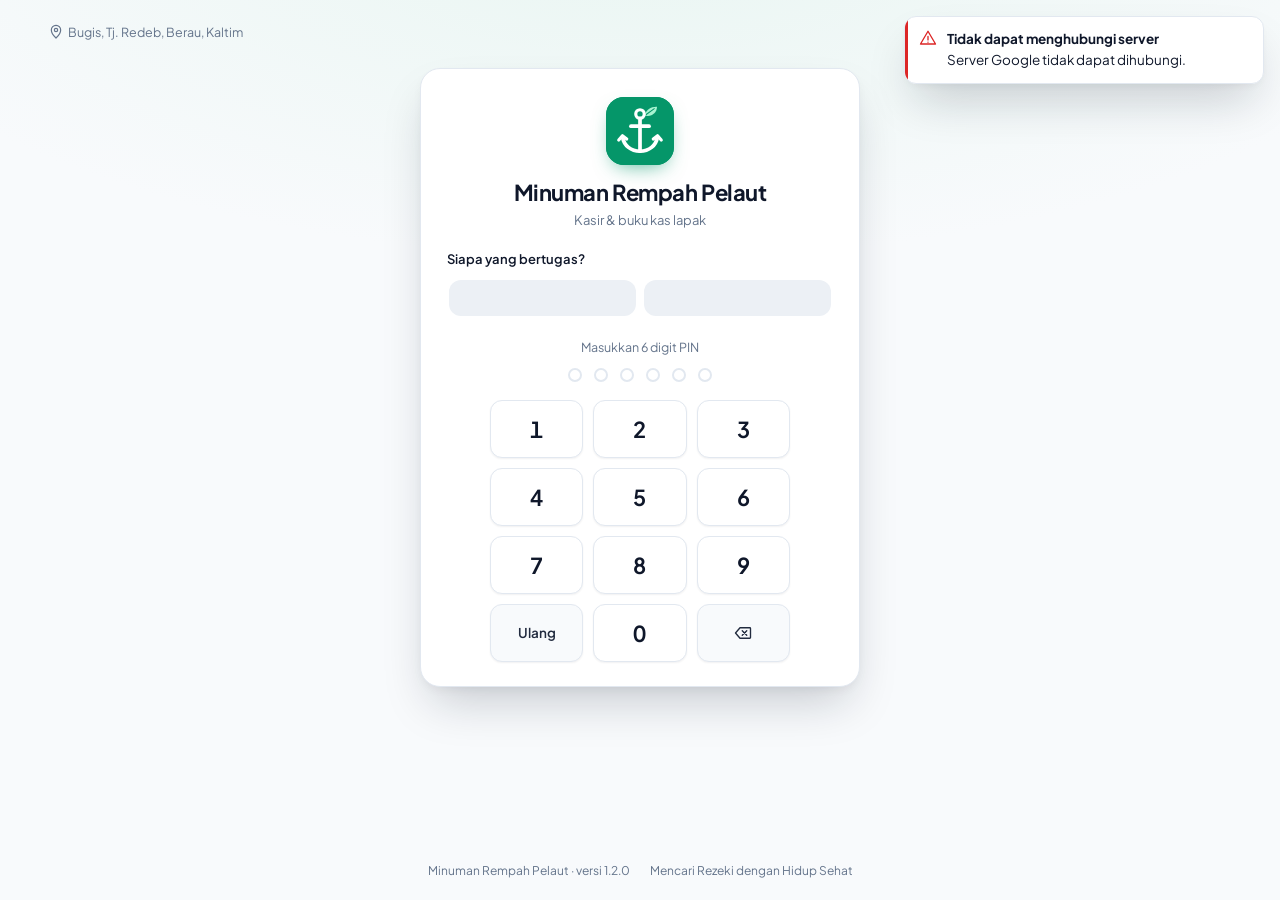
<file: index.html>
<!DOCTYPE html>
<html lang="id">
<head>
  <meta charset="utf-8">
  <meta name="viewport" content="width=device-width, initial-scale=1, viewport-fit=cover">
  <title>Minuman Rempah Pelaut — Management System</title>
  <meta name="description" content="Kasir POS, pembukuan kas, stok, aset, dan dokumen resmi untuk Minuman Rempah Pelaut, Bugis – Tanjung Redeb, Berau.">
  <meta name="theme-color" content="#F8FAFC">
  <meta name="apple-mobile-web-app-capable" content="yes">
  <meta name="apple-mobile-web-app-title" content="Rempah Pelaut">
  <link rel="manifest" href="manifest.webmanifest">
  <link rel="icon" href="assets/logo.svg" type="image/svg+xml">
  <link rel="apple-touch-icon" href="assets/icon-192.png">
  <link rel="preconnect" href="https://fonts.googleapis.com">
  <link rel="preconnect" href="https://fonts.gstatic.com" crossorigin>
  <link rel="preconnect" href="https://script.google.com">
  <link rel="preconnect" href="https://script.googleusercontent.com">
  <link id="gfont" rel="stylesheet" href="https://fonts.googleapis.com/css2?family=Plus+Jakarta+Sans:wght@400;500;600;700;800&display=swap">
  <link rel="stylesheet" href="css/style.css?v=1.2.0">
</head>
<body>
  <div class="boot-screen" id="boot-screen">
    <div class="loader-box" style="box-shadow:none;background:transparent;border:0">
      <div class="loader-art"><div class="ring"></div></div>
      <div class="loader-text">Membuka buku kas…</div>
    </div>
  </div>
  <noscript><p style="padding:24px;text-align:center">Aplikasi ini membutuhkan JavaScript.</p></noscript>
  <script src="js/config.js?v=1.2.0"></script>
  <script src="js/core.js?v=1.2.0"></script>
  <script src="js/gerak.js?v=1.2.0"></script>
  <script src="js/charts.js?v=1.2.0"></script>
  <script src="js/qr.js?v=1.2.0"></script>
  <script src="js/app.js?v=1.2.0"></script>
  <script src="js/pages-kasir.js?v=1.2.0"></script>
  <script src="js/pages-owner.js?v=1.2.0"></script>
  <script src="js/pages-gudang.js?v=1.2.0"></script>
  <script src="js/pages-admin.js?v=1.2.0"></script>
</body>
</html>
</file>
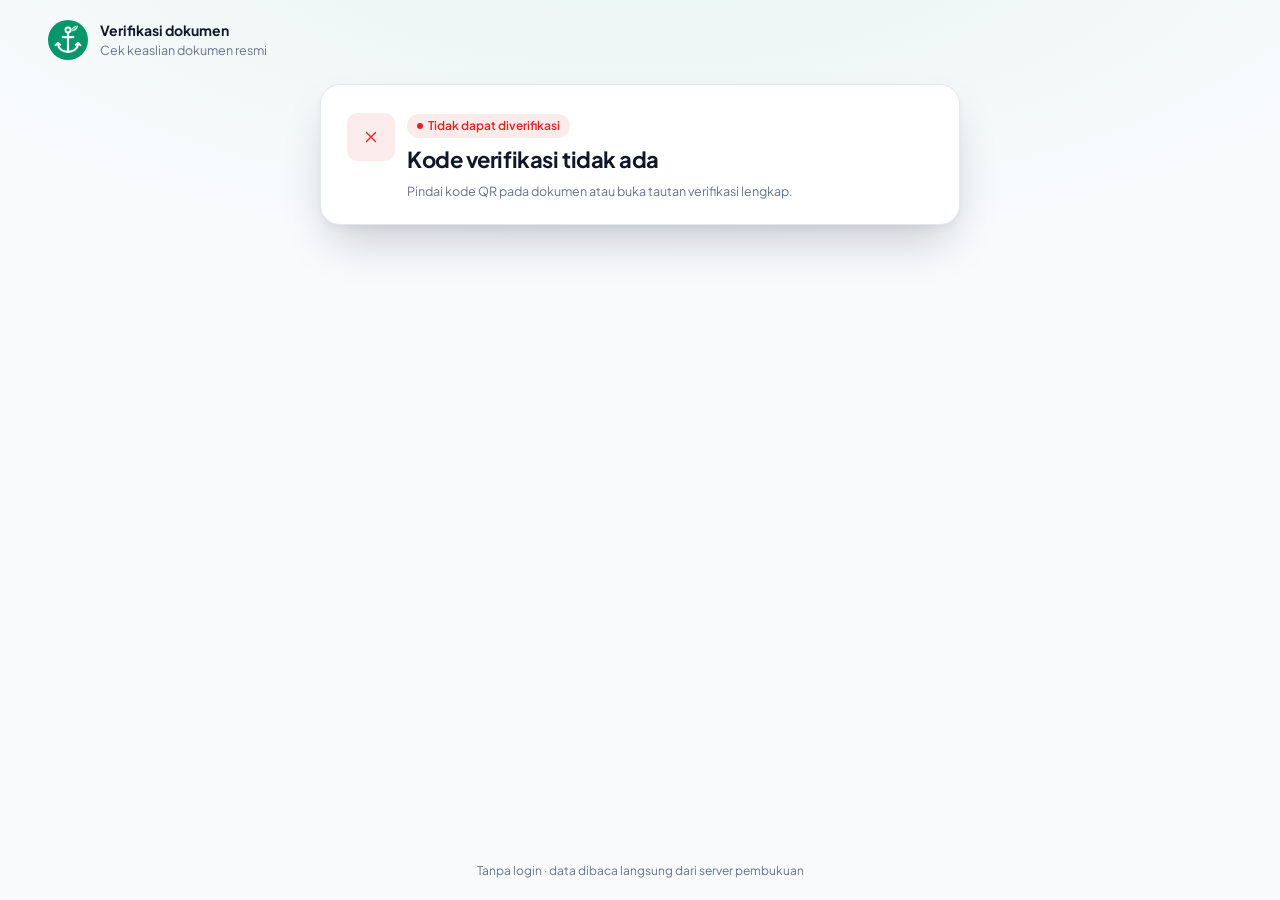
<file: verify.html>
<!DOCTYPE html>
<html lang="id">
<head>
  <meta charset="utf-8">
  <meta name="viewport" content="width=device-width, initial-scale=1">
  <title>Verifikasi dokumen</title>
  <meta name="theme-color" content="#F8FAFC">
  <meta name="robots" content="noindex">
  <link rel="icon" href="assets/logo.svg" type="image/svg+xml">
  <link rel="preconnect" href="https://fonts.googleapis.com"><link rel="preconnect" href="https://fonts.gstatic.com" crossorigin>
  <link rel="stylesheet" href="https://fonts.googleapis.com/css2?family=Plus+Jakarta+Sans:wght@400;500;600;700&display=swap">
  <link rel="stylesheet" href="css/style.css?v=1.2.0">
</head>
<body>
  <div id="topline" class="topline"></div><div id="toasts" class="toasts"></div>
  <main class="login" style="justify-content:flex-start">
    <div class="login-top"><div class="row"><img src="assets/logo.svg" alt="" id="logo" style="width:40px;height:40px;border-radius:50%" onerror="this.src='assets/logo.svg'"><div><b id="inst">Verifikasi dokumen</b><div class="small muted">Cek keaslian dokumen resmi</div></div></div></div>
    <div class="card login-card" style="width:min(640px,100%)" id="hasil" aria-live="polite">
      <div class="row gap-12" style="justify-content:center"><div class="loader-art"><div class="ring"></div></div><div class="small muted">Memeriksa dokumen…</div></div>
    </div>
    <div class="card login-card" style="width:min(640px,100%);margin-top:0" id="hash-card" hidden>
      <h3>Cocokkan berkas PDF</h3>
      <p class="small muted mt-4">Pilih berkas PDF yang Anda terima. Sidiknya dihitung di perangkat Anda (berkas tidak diunggah ke mana pun) lalu dibandingkan dengan catatan resmi.</p>
      <input type="file" accept="application/pdf" id="pdf" class="input mt-12" aria-label="Pilih berkas PDF">
      <div id="hash-hasil" class="mt-12"></div>
    </div>
    <div class="login-foot"><span>Tanpa login · data dibaca langsung dari server pembukuan</span></div>
  </main>
  <script src="js/config.js?v=1.2.0"></script>
  <script src="js/core.js?v=1.2.0"></script>
  <script>
  (async function () {
    const p = new URLSearchParams(location.search), k = p.get('k') || '', s = p.get('s') || '';
    const box = $('#hasil');
    const kepala = (cls, ikon, label, judul, sub) => `<div class="row top gap-12"><span class="icon-box ${cls}" style="width:48px;height:48px">${ic(ikon)}</span><div class="grow"><span class="badge ${cls}">${esc(label)}</span><h1 class="mt-8" style="font-size:22px">${esc(judul)}</h1>${sub ? `<p class="muted small mt-4">${esc(sub)}</p>` : ''}</div></div>`;
    const gagal = (judul, teks) => { box.innerHTML = kepala('danger', 'x', 'Tidak dapat diverifikasi', judul, teks); };
    if (!k) return gagal('Kode verifikasi tidak ada', 'Pindai kode QR pada dokumen atau buka tautan verifikasi lengkap.');
    if (!API.siap()) return gagal('Layanan belum dikonfigurasi', 'Alamat server belum diisi pada aplikasi ini.');
    try {
      const res = await fetch(API.url + '?action=dok.verifikasi&k=' + encodeURIComponent(k) + '&s=' + encodeURIComponent(s), { redirect: 'follow' });
      const r = await res.json();
      if (!r.success) return gagal(r.code === 'SIG' ? 'Tautan verifikasi tidak sah' : 'Dokumen tidak ditemukan', r.message);
      const d = r.data;
      if (d.institusi) { $('#inst').textContent = d.institusi.nama; document.title = 'Verifikasi dokumen · ' + d.institusi.nama; if (d.institusi.logo) $('#logo').src = d.institusi.logo; }
      const kor = d.koreksi || [];
      const status = !d.valid ? ['danger', 'ban', 'Ditarik, tidak berlaku', 'Dokumen ini sudah ditarik penerbitnya.'] : (d.dataBerubah || kor.length) ? ['warning', 'alert', 'Asli, data sudah dikoreksi', 'Dokumen ini benar diterbitkan, tetapi angka pembukuannya diperbaiki setelah terbit. Minta salinan terbaru bila Anda memerlukan angka akhir.'] : ['success', 'check', 'Asli & berlaku', 'Dokumen ini diterbitkan dan ditandatangani melalui sistem pembukuan resmi.'];
      box.innerHTML = `${kepala(status[0], status[1], status[2], d.judul, status[3])}
        <div class="inset mt-16">${[['Jenis', d.jenis], ['Nomor', d.nomor], ['Diterbitkan', tgl(d.terbit, 'EEEE, d MMMM yyyy, HH:mm')]].concat((d.ringkas || []).map((x) => [x.label, x.nilai])).map((x) => `<div class="sum-row"><span class="muted small">${esc(x[0])}</span><span class="v small">${esc(x[1])}</span></div>`).join('')}</div>
        ${d.catatan ? `<div class="notice ${d.valid ? '' : 'danger'} mt-12">${ic('info')}<div class="small">${esc(d.catatan)}</div></div>` : ''}
        ${kor.length ? `<div class="notice mt-12">${ic('alert')}<div class="small"><b>Riwayat koreksi setelah terbit</b><ul>${kor.slice(-5).map((x) => `<li>${esc(tgl(x.waktu, 'd MMM yyyy HH:mm'))} · ${esc(x.oleh || '')}: ${esc(x.alasan || '')}</li>`).join('')}</ul></div></div>` : d.dataBerubah ? `<div class="notice mt-12">${ic('alert')}<div class="small">${esc(d.sebabBerubah || 'Angka pada dokumen tidak lagi sama dengan pembukuan terkini.')}</div></div>` : ''}
        <h3 class="mt-16 mb-8">Ditandatangani oleh</h3>
        ${(d.penandatangan || []).map((x) => `<div class="sig"><span class="icon-box s success">${ic('sign', 'sm')}</span><div class="grow"><b class="small">${esc(x.nama)}</b><div class="xs muted">${esc(x.label)}${x.jabatan ? ' · ' + esc(x.jabatan) : ''}${x.atasNama ? ' · atas nama ' + esc(x.atasNama) : ''}</div></div><div class="xs muted" style="text-align:right">${esc(tgl(x.waktu, 'd MMM yyyy HH:mm'))}<div>${x.metode === 'BYPASS' ? 'Bypass Owner' : 'PIN akun'}</div></div></div>`).join('') || '<div class="xs muted">Tanpa tanda tangan.</div>'}
        ${d.hashPdf ? `<div class="xs muted mt-16">Sidik PDF resmi (SHA-256)</div><div class="id" style="word-break:break-all">${esc(d.hashPdf)}</div>` : '<p class="xs muted mt-16">Berkas PDF resmi sedang disiapkan. Pencocokan berkas tersedia beberapa saat lagi.</p>'}`;
      if (d.hashPdf) {
        $('#hash-card').hidden = false;
        $('#pdf').onchange = async (e) => {
          const f = e.target.files[0]; if (!f) return;
          const buf = await f.arrayBuffer(); const h = Array.from(new Uint8Array(await crypto.subtle.digest('SHA-256', buf))).map((b) => b.toString(16).padStart(2, '0')).join('');
          $('#hash-hasil').innerHTML = h === d.hashPdf ? `<div class="notice success">${ic('check-c')}<div><b>Berkas sama persis dengan PDF resmi.</b><div class="xs id">${h}</div></div></div>` : `<div class="notice danger">${ic('alert')}<div><b>Berkas berbeda dari PDF resmi.</b><div class="small">Berkas mungkin sudah diubah atau bukan berkas asli dari penerbit.</div><div class="xs id">${h}</div></div></div>`;
        };
      }
    } catch (e) { gagal('Gagal terhubung', 'Periksa koneksi internet lalu muat ulang halaman.'); }
  })();
  </script>
</body>
</html>
</file>
<file: css/style.css>
/* =====================================================================
   MINUMAN REMPAH PELAUT — Sistem Desain v1.2 "Clean SaaS · hijau rempah"
   Latar slate sangat terang · kartu putih radius 16 + garis tipis + bayangan halus
   Aksen hijau rempah (emerald) · teks slate · kapsul (pill) untuk filter & segmen.
   Warna, font, dan sudut dapat diubah Owner (Pengaturan → Warna & font);
   js/core.js (terapkanTema) menulis ulang variabel di :root.
   Semua animasi hanya memakai transform & opacity (dipercepat GPU).
   ===================================================================== */
:root {
  /* ---- token inti ---- */
  --c-primary: #059669; --c-primary-h: #047857; --c-secondary: #0F172A;
  --c-bg: #F8FAFC; --c-card: #FFFFFF; --c-text: #0F172A; --c-muted: #64748B; --c-border: #E2E8F0;
  --c-success: #16A34A; --c-danger: #DC2626; --c-warning: #D97706; --c-info: #2563EB;
  /* ---- turunan (ikut berubah bila Owner mengganti warna) ---- */
  --c-primary-t: color-mix(in srgb, var(--c-primary) 9%, var(--c-card));      /* latar aksen lembut ≈ #ECFDF5 */
  --c-primary-b: color-mix(in srgb, var(--c-primary) 30%, var(--c-border));    /* garis aksen */
  --c-success-t: color-mix(in srgb, var(--c-success) 10%, var(--c-card));
  --c-danger-t: color-mix(in srgb, var(--c-danger) 9%, var(--c-card));
  --c-warning-t: color-mix(in srgb, var(--c-warning) 12%, var(--c-card));
  --c-info-t: color-mix(in srgb, var(--c-info) 9%, var(--c-card));
  --c-secondary-t: color-mix(in srgb, var(--c-secondary) 6%, var(--c-card));
  --c-inset: var(--c-bg);
  --c-line: color-mix(in srgb, var(--c-border) 60%, var(--c-card));
  --c-hover: color-mix(in srgb, var(--c-text) 4%, var(--c-card));
  --c-track: color-mix(in srgb, var(--c-border) 55%, var(--c-bg));
  --c-text-2: color-mix(in srgb, var(--c-text) 78%, var(--c-muted));
  --c-on-primary: #fff;
  --c-glass: var(--c-card);
  /* ---- grafik: palet kategori tervalidasi buta warna (urutan tetap) ---- */
  --s1: #059669; --s2: #2563EB; --s3: #D97706; --s4: #7C3AED; --s5: #DB2777;
  /* ---- bentuk ---- */
  --radius: 16px; --radius-md: 12px; --radius-sm: 10px; --radius-xs: 6px; --radius-lg: 20px; --pill: 999px;
  --font-head: 'Plus Jakarta Sans', system-ui, -apple-system, 'Segoe UI', Roboto, sans-serif;
  --font-body: 'Plus Jakarta Sans', system-ui, -apple-system, 'Segoe UI', Roboto, sans-serif;
  --sh-1: 0 1px 3px 0 rgba(0, 0, 0, .04), 0 1px 2px -1px rgba(0, 0, 0, .04);
  --sh-2: 0 12px 24px -12px rgba(15, 23, 42, .16), 0 2px 6px -2px rgba(15, 23, 42, .06);
  --sh-3: 0 24px 48px -12px rgba(15, 23, 42, .22), 0 4px 12px -4px rgba(15, 23, 42, .08);
  --sh-btn: 0 1px 2px rgba(15, 23, 42, .06);
  --ring: 0 0 0 3px color-mix(in srgb, var(--c-primary) 22%, transparent);
  --ease: cubic-bezier(.16, 1, .3, 1); --ease-spring: cubic-bezier(.16, 1, .3, 1); --ease-io: cubic-bezier(.4, 0, .2, 1);
  --sidebar: 260px; --topbar: 64px;
}

* { box-sizing: border-box; }
html, body { margin: 0; padding: 0; }
html { -webkit-text-size-adjust: 100%; }
body {
  font-family: var(--font-body); font-size: 14px; line-height: 1.5; color: var(--c-text); background: var(--c-bg);
  min-height: 100vh; -webkit-font-smoothing: antialiased; -moz-osx-font-smoothing: grayscale; -webkit-tap-highlight-color: transparent; overflow-x: hidden;
}
h1, h2, h3, h4 { font-family: var(--font-head); color: var(--c-text); margin: 0; letter-spacing: -.02em; font-weight: 700; }
h1 { font-size: 24px; line-height: 1.25; }
h2 { font-size: 17px; line-height: 1.3; font-weight: 700; letter-spacing: -.015em; }
h3 { font-size: 15px; line-height: 1.35; font-weight: 650; letter-spacing: -.01em; }
p { margin: 0; }
a { color: var(--c-primary-h); text-decoration: none; }
button, input, select, textarea { font: inherit; color: inherit; }
img { max-width: 100%; display: block; }
.num, .tnum, table td, .kpi-val, .rp { font-variant-numeric: tabular-nums; }
.muted { color: var(--c-muted); } .small { font-size: 12.5px; } .xs { font-size: 11.5px; }
.strong { font-weight: 650; } .center { text-align: center; } .right { text-align: right; }
.ok { color: var(--c-success); } .bad { color: var(--c-danger); } .warn { color: color-mix(in srgb, var(--c-warning) 82%, #000); }
.gold { color: var(--c-primary-h); }
.eyebrow { font-size: 12px; font-weight: 600; color: var(--c-muted); }
.hidden { display: none !important; }
.sr-only { position: absolute; width: 1px; height: 1px; overflow: hidden; clip: rect(0 0 0 0); white-space: nowrap; }
.truncate { overflow: hidden; text-overflow: ellipsis; white-space: nowrap; }
.nowrap { white-space: nowrap; }
.row { display: flex; align-items: center; gap: 12px; } .row.wrap { flex-wrap: wrap; } .row.between { justify-content: space-between; } .row.top { align-items: flex-start; }
.col { display: flex; flex-direction: column; gap: 12px; }
.grow { flex: 1; min-width: 0; }
.gap-4 { gap: 4px; } .gap-8 { gap: 8px; } .gap-12 { gap: 12px; } .gap-16 { gap: 16px; } .gap-20 { gap: 20px; }
.mt-4 { margin-top: 4px; } .mt-8 { margin-top: 8px; } .mt-12 { margin-top: 12px; } .mt-16 { margin-top: 16px; } .mt-20 { margin-top: 20px; } .mb-8 { margin-bottom: 8px; } .mb-12 { margin-bottom: 12px; } .mb-16 { margin-bottom: 16px; }
.icon { width: 18px; height: 18px; flex: none; stroke: currentColor; fill: none; stroke-width: 1.8; stroke-linecap: round; stroke-linejoin: round; }
.icon.sm { width: 16px; height: 16px; } .icon.lg { width: 22px; height: 22px; } .icon.xl { width: 26px; height: 26px; }
::selection { background: color-mix(in srgb, var(--c-primary) 22%, transparent); }
:focus-visible { outline: 2px solid var(--c-primary); outline-offset: 2px; border-radius: var(--radius-xs); }
::-webkit-scrollbar { width: 10px; height: 10px; } ::-webkit-scrollbar-thumb { background: color-mix(in srgb, var(--c-muted) 28%, transparent); border-radius: 10px; border: 3px solid transparent; background-clip: padding-box; } ::-webkit-scrollbar-track { background: transparent; }

/* ============================ KARTU ============================ */
.card { background: var(--c-card); border: 1px solid var(--c-border); border-radius: var(--radius); padding: 20px; position: relative; min-width: 0; box-shadow: var(--sh-1); }
.card.click { cursor: pointer; transition: border-color .2s, box-shadow .2s, transform .2s var(--ease); } .card.click:hover { border-color: var(--c-primary-b); box-shadow: var(--sh-2); }
.card.click:active { transform: scale(.99); }
.card.flat { box-shadow: none; }
.card.pad-0 { padding: 0; } .card.pad-s { padding: 12px; } .card.pad-l { padding: 26px; }
.card-head { display: flex; align-items: flex-start; justify-content: space-between; gap: 12px; margin-bottom: 16px; }
.card-head .sub { color: var(--c-muted); font-size: 12.5px; margin-top: 3px; }
.card-accent { border-left: 3px solid var(--c-primary); }
.card-dark { background: var(--c-secondary); color: #E2E8F0; border-color: transparent; }
.card-dark h2, .card-dark h3 { color: #fff; }
.inset { background: var(--c-inset); border: 1px solid var(--c-line); border-radius: var(--radius-md); padding: 12px 14px; }
.divider { height: 1px; background: var(--c-line); margin: 14px 0; border: 0; }
.dotted { border-bottom: 1px dashed var(--c-border); }
.icon-box { width: 38px; height: 38px; border-radius: var(--radius-sm); display: grid; place-items: center; background: var(--c-inset); color: var(--c-text-2); flex: none; border: 1px solid var(--c-line); }
.icon-box.s { width: 32px; height: 32px; }
.icon-box.success { background: var(--c-success-t); color: var(--c-success); border-color: transparent; } .icon-box.danger { background: var(--c-danger-t); color: var(--c-danger); border-color: transparent; }
.icon-box.warning { background: var(--c-warning-t); color: color-mix(in srgb, var(--c-warning) 85%, #000); border-color: transparent; } .icon-box.info { background: var(--c-info-t); color: var(--c-info); border-color: transparent; } .icon-box.wood { background: var(--c-secondary-t); color: var(--c-secondary); border-color: transparent; }
.icon-box.solid { background: var(--c-primary); color: #fff; border-color: transparent; }
.icon-box.accent { background: var(--c-primary-t); color: var(--c-primary-h); border-color: transparent; }

/* ============================ TOMBOL ============================ */
.btn {
  --bg: var(--c-card); --fg: var(--c-text); --bd: var(--c-border);
  display: inline-flex; align-items: center; justify-content: center; gap: 8px; min-height: 40px; padding: 8px 16px;
  border-radius: var(--radius-sm); border: 1px solid var(--bd); background: var(--bg); color: var(--fg); font-weight: 600; font-size: 14px;
  cursor: pointer; position: relative; white-space: nowrap; user-select: none; text-decoration: none; box-shadow: var(--sh-btn);
  transition: background .2s var(--ease-io), border-color .2s var(--ease-io), color .2s var(--ease-io), box-shadow .2s var(--ease-io), transform .12s var(--ease);
}
.btn:hover { --bg: var(--c-hover); }
.btn:focus-visible { outline: none; box-shadow: var(--ring); }
.btn[disabled], .btn.busy { opacity: .55; pointer-events: none; }
.btn.primary { --bg: var(--c-primary); --fg: var(--c-on-primary); --bd: var(--c-primary); box-shadow: 0 1px 2px color-mix(in srgb, var(--c-primary) 30%, transparent), inset 0 1px 0 rgba(255, 255, 255, .12); }
.btn.primary:hover { --bg: var(--c-primary-h); --bd: var(--c-primary-h); }
.btn.dark { --bg: var(--c-secondary); --fg: #fff; --bd: var(--c-secondary); } .btn.dark:hover { --bg: color-mix(in srgb, var(--c-secondary) 86%, #fff); }
.btn.danger { --bg: var(--c-card); --fg: var(--c-danger); --bd: color-mix(in srgb, var(--c-danger) 30%, var(--c-border)); } .btn.danger:hover { --bg: var(--c-danger-t); }
.btn.danger.solid { --bg: var(--c-danger); --fg: #fff; --bd: var(--c-danger); }
.btn.success { --bg: var(--c-success); --fg: #fff; --bd: var(--c-success); }
.btn.ghost { --bg: transparent; --bd: transparent; box-shadow: none; } .btn.ghost:hover { --bg: var(--c-hover); }
.btn.soft { --bg: var(--c-primary-t); --fg: var(--c-primary-h); --bd: transparent; box-shadow: none; } .btn.soft:hover { --bg: color-mix(in srgb, var(--c-primary) 15%, var(--c-card)); }
.btn.sm { min-height: 34px; padding: 5px 12px; font-size: 13px; } .btn.xs { min-height: 28px; padding: 3px 10px; font-size: 12px; border-radius: var(--radius-xs); }
.btn.lg { min-height: 48px; padding: 12px 22px; font-size: 15px; }
.btn.block { width: 100%; } .btn.icon-only { padding: 0; width: 40px; } .btn.icon-only.sm { width: 34px; }
.btn .kbd, .kbd { font-size: 11px; padding: 1px 6px; border-radius: 5px; border: 1px solid currentColor; opacity: .75; font-weight: 600; line-height: 1.4; }
.ripple { display: none; }
.btn .spin, .spin { width: 16px; height: 16px; border-radius: 50%; border: 2px solid currentColor; border-right-color: transparent; animation: putar .7s linear infinite; display: inline-block; flex: none; }
.link-btn { background: none; border: 0; padding: 0; color: var(--c-primary-h); font-weight: 600; cursor: pointer; display: inline-flex; align-items: center; gap: 4px; }
.link-btn:hover { text-decoration: underline; }

/* ============================ BADGE / CHIP / SEGMEN (kapsul) ============================ */
.badge { display: inline-flex; align-items: center; gap: 5px; min-height: 22px; padding: 2px 9px; border-radius: var(--pill); font-size: 12px; font-weight: 600; white-space: nowrap; background: var(--c-inset); color: var(--c-text-2); border: 1px solid var(--c-border); }
.badge::before { content: ''; width: 6px; height: 6px; border-radius: 50%; background: currentColor; }
.badge.plain::before { display: none; }
.badge.success { background: var(--c-success-t); color: var(--c-success); border-color: transparent; } .badge.danger { background: var(--c-danger-t); color: var(--c-danger); border-color: transparent; }
.badge.warning { background: var(--c-warning-t); color: color-mix(in srgb, var(--c-warning) 80%, #000); border-color: transparent; } .badge.info { background: var(--c-info-t); color: var(--c-info); border-color: transparent; } .badge.gold { background: var(--c-primary-t); color: var(--c-primary-h); border-color: transparent; }
.badge.pulse::before { animation: kedip 1.2s ease-in-out infinite; }
@keyframes kedip { 50% { opacity: .25; } }
.chips { display: flex; gap: 6px; flex-wrap: wrap; }
.chips.scroll { flex-wrap: nowrap; overflow-x: auto; padding-bottom: 2px; scrollbar-width: none; } .chips.scroll::-webkit-scrollbar { display: none; }
.chip { min-height: 34px; padding: 5px 14px; border-radius: var(--pill); border: 1px solid var(--c-border); background: var(--c-card); color: var(--c-text-2); font-weight: 600; font-size: 13px; cursor: pointer; white-space: nowrap; display: inline-flex; align-items: center; gap: 6px; transition: background .25s var(--ease-io), border-color .25s var(--ease-io), color .25s var(--ease-io), transform .12s var(--ease); }
.chip:hover { border-color: var(--c-primary-b); color: var(--c-text); }
.chip.on { background: var(--c-primary-t); color: var(--c-primary-h); border-color: var(--c-primary-b); }
.chip .n { font-size: 11.5px; opacity: .7; font-variant-numeric: tabular-nums; }
.chip.on .n { opacity: .9; }
.seg { display: inline-flex; padding: 4px; border-radius: var(--pill); background: var(--c-track); border: 1px solid var(--c-line); position: relative; gap: 2px; }
.seg button { position: relative; z-index: 1; border: 0; background: transparent; padding: 5px 14px; min-height: 30px; border-radius: var(--pill); font-weight: 600; font-size: 13px; color: var(--c-muted); cursor: pointer; transition: color .25s var(--ease-io); white-space: nowrap; display: inline-flex; align-items: center; gap: 6px; }
.seg button:hover { color: var(--c-text); }
.seg button.on { color: var(--c-text); }
.seg .ind { position: absolute; z-index: 0; top: 4px; bottom: 4px; border-radius: var(--pill); background: var(--c-card); box-shadow: 0 1px 3px rgba(15, 23, 42, .1), 0 1px 2px rgba(15, 23, 42, .06); transition: left .3s var(--ease), width .3s var(--ease); will-change: left, width; }
.seg.full { display: flex; } .seg.full button { flex: 1; justify-content: center; }
.seg.mini button { min-height: 28px; padding: 3px 11px; }

/* ============================ FORM ============================ */
.field { display: flex; flex-direction: column; gap: 6px; min-width: 0; }
.field > label, .lbl { font-size: 13px; font-weight: 600; color: var(--c-text); display: flex; justify-content: space-between; gap: 8px; }
.field > label .hint, .lbl .hint { font-weight: 500; color: var(--c-muted); }
.field .help { font-size: 12px; color: var(--c-muted); }
.field .help.bad { color: var(--c-danger); }
.input, select.input, textarea.input {
  width: 100%; min-height: 40px; padding: 8px 12px; border-radius: var(--radius-sm); border: 1px solid var(--c-border);
  background: var(--c-card); outline: none; transition: border-color .2s, box-shadow .2s; appearance: none; -webkit-appearance: none; box-shadow: var(--sh-btn);
}
textarea.input { min-height: 84px; resize: vertical; }
select.input { padding-right: 34px; background-image: url("data:image/svg+xml,%3Csvg xmlns='http://www.w3.org/2000/svg' width='16' height='16' viewBox='0 0 24 24' fill='none' stroke='%2364748B' stroke-width='2' stroke-linecap='round'%3E%3Cpath d='m6 9 6 6 6-6'/%3E%3C/svg%3E"); background-repeat: no-repeat; background-position: right 10px center; }
.input:hover { border-color: color-mix(in srgb, var(--c-muted) 35%, var(--c-border)); }
.input:focus { border-color: var(--c-primary); box-shadow: var(--ring); }
.input[readonly], .input:disabled { background: var(--c-inset); color: var(--c-muted); box-shadow: none; }
.input::placeholder { color: color-mix(in srgb, var(--c-muted) 75%, transparent); }
.input.err { border-color: var(--c-danger); box-shadow: 0 0 0 3px color-mix(in srgb, var(--c-danger) 14%, transparent); }
.input-rp { position: relative; } .input-rp > span { position: absolute; left: 12px; top: 50%; transform: translateY(-50%); font-weight: 600; color: var(--c-muted); pointer-events: none; font-size: 13px; }
.input-rp > .input { padding-left: 36px; font-weight: 600; font-variant-numeric: tabular-nums; }
.search { position: relative; } .search .icon { position: absolute; left: 12px; top: 50%; transform: translateY(-50%); color: var(--c-muted); pointer-events: none; }
.search .input { padding-left: 38px; }
.form-grid { display: grid; grid-template-columns: repeat(2, minmax(0, 1fr)); gap: 14px 16px; }
.form-grid .span-2 { grid-column: span 2; }
.check { display: flex; align-items: flex-start; gap: 10px; cursor: pointer; padding: 9px 10px; border-radius: var(--radius-sm); transition: background .15s; }
.check:hover { background: var(--c-hover); }
.check input, input.ck { width: 18px; height: 18px; accent-color: var(--c-primary); flex: none; margin: 1px 0 0; cursor: pointer; }
.switch { position: relative; display: inline-block; vertical-align: middle; width: 40px; height: 22px; flex: none; }
.switch input { opacity: 0; width: 0; height: 0; position: absolute; }
.switch span { position: absolute; inset: 0; border-radius: 99px; background: color-mix(in srgb, var(--c-muted) 35%, var(--c-border)); cursor: pointer; transition: background .25s var(--ease-io); }
.switch span::after { content: ''; position: absolute; left: 2px; top: 2px; width: 18px; height: 18px; border-radius: 50%; background: #fff; box-shadow: 0 1px 3px rgba(15, 23, 42, .25); transition: transform .3s var(--ease); }
.switch input:checked + span { background: var(--c-primary); } .switch input:checked + span::after { transform: translateX(18px); }
.switch input:focus-visible + span { box-shadow: var(--ring); }
.stepper { display: flex; align-items: center; gap: 4px; }
.stepper button { width: 34px; height: 34px; border-radius: var(--pill); border: 1px solid var(--c-border); background: var(--c-card); color: var(--c-text); display: grid; place-items: center; cursor: pointer; transition: background .15s, transform .12s var(--ease), border-color .15s; }
.stepper button:hover { background: var(--c-hover); } .stepper button:active { transform: scale(.9); }
.stepper button.plus { background: var(--c-primary); color: #fff; border-color: var(--c-primary); } .stepper button.plus:hover { background: var(--c-primary-h); }
.stepper button[disabled] { opacity: .4; pointer-events: none; }
.stepper .val { min-width: 28px; text-align: center; font-weight: 700; font-size: 16px; font-variant-numeric: tabular-nums; }

/* ============================ TABEL ============================ */
.table-wrap { overflow-x: auto; border-radius: var(--radius-md); }
table.tbl { width: 100%; border-collapse: collapse; font-size: 13.5px; }
.tbl th { text-align: left; font-size: 12px; color: var(--c-muted); font-weight: 600; padding: 10px 14px; background: var(--c-inset); border-bottom: 1px solid var(--c-border); white-space: nowrap; position: sticky; top: 0; z-index: 1; }
.tbl td { padding: 12px 14px; border-bottom: 1px solid var(--c-line); vertical-align: middle; }
.tbl tbody tr { transition: background .15s; }
.tbl tbody tr:last-child td { border-bottom: 0; }
.tbl tbody tr:hover { background: var(--c-hover); }
.tbl tbody tr.sel { background: var(--c-primary-t); }
.tbl tr.flash { animation: flash 1.4s var(--ease-io); }
@keyframes flash { 0% { background: color-mix(in srgb, var(--c-primary) 16%, transparent); } 100% { background: transparent; } }
.tbl .r, .tbl th.r { text-align: right; } .tbl .c { text-align: center; }
.tbl th.ck, .tbl td.ck { width: 38px; padding-right: 0; }
.tbl .id { font-size: 12px; color: var(--c-muted); white-space: nowrap; font-variant-numeric: tabular-nums; }
.tbl td.r b, .tbl td.r > span, .tbl td .tnum { white-space: nowrap; }
.tbl tr.pending td { opacity: .75; }
.tbl tr.batal td { color: var(--c-muted); } .tbl tr.batal td .coret { text-decoration: line-through; }
.tbl tr.redup > td:not(.ck) { opacity: .55; } .tbl tr.redup:hover > td:not(.ck) { opacity: .8; }
.tbl-empty { padding: 40px 16px; text-align: center; color: var(--c-muted); }
.tbl-empty .icon { width: 32px; height: 32px; margin: 0 auto 8px; opacity: .45; }
.pager { display: flex; align-items: center; justify-content: space-between; gap: 12px; padding-top: 14px; flex-wrap: wrap; }
.pager .pages { display: flex; gap: 4px; }
.pager .pg { min-width: 32px; height: 32px; border-radius: var(--pill); border: 1px solid var(--c-border); background: var(--c-card); cursor: pointer; font-weight: 600; font-size: 13px; transition: background .2s, color .2s, border-color .2s; }
.pager .pg.on { background: var(--c-primary); color: #fff; border-color: var(--c-primary); } .pager .pg:hover:not(.on) { background: var(--c-hover); }
.thumb { width: 40px; height: 40px; border-radius: var(--radius-sm); object-fit: cover; background: var(--c-inset); border: 1px solid var(--c-line); flex: none; }
.thumb.s { width: 32px; height: 32px; }

/* Bilah aksi massal (muncul saat ada baris dicentang) */
.bulk-bar { display: flex; align-items: center; gap: 10px; flex-wrap: wrap; padding: 8px 10px 8px 16px; margin-bottom: 12px; border-radius: var(--radius-md); background: var(--c-secondary); color: #F8FAFC; font-size: 13.5px; box-shadow: var(--sh-2); animation: pudarNaik .25s var(--ease) backwards; }
.bulk-bar .btn { --bg: transparent; --fg: #F8FAFC; --bd: color-mix(in srgb, #fff 28%, transparent); box-shadow: none; }
.bulk-bar .btn:hover { --bg: color-mix(in srgb, #fff 10%, transparent); }
.bulk-bar .btn.danger { --bg: var(--c-danger); --bd: var(--c-danger); --fg: #fff; }
.bulk-bar .grow b { font-weight: 700; }

/* ============================ LAYOUT APLIKASI ============================ */
.app { display: grid; grid-template-columns: var(--sidebar) minmax(0, 1fr); min-height: 100vh; }
.sidebar { position: sticky; top: 0; height: 100vh; padding: 18px 14px; display: flex; flex-direction: column; gap: 14px; background: var(--c-card); border-right: 1px solid var(--c-border); z-index: 30; overflow-y: auto; scrollbar-width: thin; }
.brand { display: flex; align-items: center; gap: 11px; padding: 2px 8px 8px; }
.brand img, .brand .logo { width: 38px; height: 38px; border-radius: 11px; object-fit: cover; background: var(--c-primary); flex: none; box-shadow: 0 2px 6px -2px color-mix(in srgb, var(--c-primary) 60%, transparent); }
.brand .nm { font-family: var(--font-head); font-weight: 750; font-size: 16px; line-height: 1.2; letter-spacing: -.02em; }
.brand .sb { font-size: 12px; color: var(--c-muted); margin-top: 1px; }
.lapak-card { display: flex; gap: 10px; align-items: center; padding: 8px 10px; border-radius: var(--radius-sm); background: var(--c-inset); border: 1px solid var(--c-line); font-size: 12.5px; }
.nav { display: flex; flex-direction: column; gap: 2px; }
.nav .grp { font-size: 11.5px; color: var(--c-muted); font-weight: 600; padding: 16px 12px 6px; letter-spacing: .01em; }
.nav .grp:first-child { padding-top: 4px; }
.nav a { display: flex; align-items: center; gap: 11px; padding: 9px 12px; min-height: 40px; border-radius: var(--radius-sm); color: var(--c-text-2); font-weight: 550; position: relative; transition: background .2s var(--ease-io), color .2s var(--ease-io); }
.nav a .icon { color: var(--c-muted); transition: color .2s var(--ease-io); }
.nav a:hover { background: var(--c-hover); color: var(--c-text); }
.nav a.on { background: var(--c-primary-t); color: var(--c-primary-h); font-weight: 650; }
.nav a.on .icon { color: var(--c-primary); }
.nav a::before { content: ''; position: absolute; left: -14px; top: 9px; bottom: 9px; width: 4px; border-radius: 0 4px 4px 0; background: var(--c-primary); transform: scaleY(0); opacity: 0; transition: transform .3s var(--ease), opacity .2s; }
.nav a.on::before { transform: scaleY(1); opacity: 1; }
.nav a .cnt { margin-left: auto; min-width: 20px; height: 20px; padding: 0 6px; border-radius: var(--pill); background: var(--c-danger-t); color: var(--c-danger); font-size: 11px; font-weight: 700; display: grid; place-items: center; font-variant-numeric: tabular-nums; }
.nav a.on .cnt { background: var(--c-card); }
.sidebar .foot { margin-top: auto; display: flex; flex-direction: column; gap: 8px; }
.net-chip { display: flex; align-items: center; justify-content: space-between; gap: 8px; padding: 10px 12px; border-radius: var(--radius-md); background: var(--c-inset); font-size: 12.5px; font-weight: 600; border: 1px solid var(--c-line); cursor: pointer; transition: border-color .2s; }
.net-chip:hover { border-color: var(--c-primary-b); }
.net-chip .dot { width: 8px; height: 8px; border-radius: 50%; background: var(--c-success); box-shadow: 0 0 0 3px color-mix(in srgb, var(--c-success) 20%, transparent); }
.net-chip.off .dot { background: var(--c-danger); box-shadow: 0 0 0 3px var(--c-danger-t); } .net-chip.warn .dot { background: var(--c-warning); box-shadow: 0 0 0 3px var(--c-warning-t); }

.main { min-width: 0; display: flex; flex-direction: column; }
.topbar { position: sticky; top: 0; z-index: 25; height: var(--topbar); display: flex; align-items: center; gap: 10px; padding: 0 28px; background: color-mix(in srgb, var(--c-card) 88%, transparent); -webkit-backdrop-filter: saturate(1.4) blur(10px); backdrop-filter: saturate(1.4) blur(10px); border-bottom: 1px solid var(--c-border); }
.topbar .search { flex: 1 1 380px; max-width: 440px; min-width: 180px; }
.topbar > .grow { flex: 1 1 0; min-width: 0; }
.topbar > .btn, .topbar > .badge, .topbar .who { flex-shrink: 0; white-space: nowrap; }   /* yang menyusut hanya kolom pencarian */
.topbar .search .input { background: var(--c-inset); min-height: 40px; padding-right: 64px; box-shadow: none; }
.topbar .search .input:focus { background: var(--c-card); }
.topbar .search .kbd { position: absolute; right: 10px; top: 50%; transform: translateY(-50%); color: var(--c-muted); border-color: var(--c-border); background: var(--c-card); opacity: 1; pointer-events: none; }
.topbar .who { display: flex; align-items: center; gap: 10px; cursor: pointer; padding: 4px 10px 4px 4px; border-radius: var(--pill); border: 1px solid var(--c-border); background: var(--c-card); text-align: left; transition: border-color .2s, box-shadow .2s; }
.topbar .who:hover { border-color: var(--c-primary-b); box-shadow: var(--sh-1); }
.avatar { width: 34px; height: 34px; border-radius: 50%; display: grid; place-items: center; background: var(--c-primary-t); color: var(--c-primary-h); font-weight: 700; font-size: 13px; flex: none; box-shadow: inset 0 0 0 1px var(--c-primary-b); }
.avatar.s { width: 28px; height: 28px; font-size: 11.5px; }
.who .nm { font-weight: 650; font-size: 13.5px; line-height: 1.2; } .who .rl { font-size: 12px; color: var(--c-muted); }
.bell { position: relative; border-radius: var(--pill) !important; }
.bell .cnt { position: absolute; top: 8px; right: 9px; width: 9px; height: 9px; min-width: 0; padding: 0; border-radius: 50%; background: var(--c-danger); font-size: 0; color: transparent; box-shadow: 0 0 0 2px var(--c-card); animation: denyut 2s var(--ease-io) infinite; }
@keyframes denyut { 0%, 100% { box-shadow: 0 0 0 2px var(--c-card), 0 0 0 2px color-mix(in srgb, var(--c-danger) 40%, transparent); } 50% { box-shadow: 0 0 0 2px var(--c-card), 0 0 0 6px transparent; } }
.burger { display: none; }
.content { padding: 28px 28px 48px; max-width: 1440px; width: 100%; margin: 0 auto; flex: 1; }
.page-head { display: flex; align-items: flex-end; justify-content: space-between; gap: 16px; margin-bottom: 22px; flex-wrap: wrap; }
.page-head .desc { color: var(--c-muted); margin-top: 6px; max-width: 640px; font-size: 13.5px; }
.page-head .acts { display: flex; gap: 8px; flex-wrap: wrap; max-width: 100%; } .page-head .acts > .row { flex-wrap: wrap; }
.page-head .acts > *, .card-head > * { min-width: 0; max-width: 100%; }
.foot-bar { display: flex; justify-content: space-between; gap: 12px; flex-wrap: wrap; padding: 16px 28px; font-size: 12px; color: var(--c-muted); border-top: 1px solid var(--c-border); }

/* Banner (offline, hari tutup buku, versi) */
.banner { display: flex; align-items: center; gap: 12px; padding: 10px 28px; background: var(--c-warning-t); color: color-mix(in srgb, var(--c-warning) 55%, #000); font-size: 13px; border-bottom: 1px solid color-mix(in srgb, var(--c-warning) 22%, transparent); }
.banner.ok { background: var(--c-success-t); color: var(--c-success); }
.banner .grow b { font-weight: 700; }
.closed-note { display: flex; gap: 12px; align-items: center; padding: 12px 16px; margin-bottom: 16px; border-radius: var(--radius-md); background: var(--c-secondary); color: #F8FAFC; box-shadow: var(--sh-2); }
.closed-note .icon { color: color-mix(in srgb, var(--c-primary) 55%, #fff); }
.closed-note .btn { --bg: transparent; --fg: #F8FAFC; --bd: color-mix(in srgb, #fff 35%, transparent); margin-left: auto; box-shadow: none; }

/* Grid */
.grid { display: grid; gap: 18px; }
.g-2 { grid-template-columns: repeat(2, minmax(0, 1fr)); } .g-3 { grid-template-columns: repeat(3, minmax(0, 1fr)); } .g-4 { grid-template-columns: repeat(4, minmax(0, 1fr)); }
.g-main { grid-template-columns: minmax(0, 1fr) 360px; align-items: start; }
.g-main-l { grid-template-columns: minmax(0, 1.45fr) minmax(0, 1fr); align-items: start; }
.g-side { grid-template-columns: 380px minmax(0, 1fr); align-items: start; }
.g-set { grid-template-columns: 250px minmax(0, 1fr); align-items: start; }
.set-tabs { position: sticky; top: calc(var(--topbar) + 16px); }
.stack { display: flex; flex-direction: column; gap: 18px; min-width: 0; }
.span-2 { grid-column: span 2; } .span-all { grid-column: 1 / -1; }

/* ============================ KPI + SPARKLINE ============================ */
.kpi { display: flex; flex-direction: column; gap: 6px; overflow: hidden; padding: 18px 20px 16px; }
.kpi .top { display: flex; justify-content: space-between; align-items: center; gap: 10px; }
.kpi .top .icon-box { width: 32px; height: 32px; }
.kpi .lbl2 { font-size: 13px; color: var(--c-muted); font-weight: 550; }
.kpi-val { font-size: 28px; font-weight: 750; letter-spacing: -.03em; line-height: 1.15; color: var(--c-text); }
.kpi-val small { font-size: .5em; font-weight: 600; color: var(--c-muted); letter-spacing: 0; }
.kpi .foot { display: flex; align-items: center; gap: 8px; font-size: 12.5px; color: var(--c-muted); flex-wrap: wrap; }
.delta { display: inline-flex; align-items: center; gap: 2px; padding: 1px 8px; border-radius: var(--pill); font-size: 12px; font-weight: 650; }
.delta.up { background: var(--c-success-t); color: var(--c-success); } .delta.down { background: var(--c-danger-t); color: var(--c-danger); } .delta.flat { background: var(--c-inset); color: var(--c-muted); }
.kpi.hero .kpi-val { color: var(--c-primary-h); }
.kpi.hero { background: linear-gradient(180deg, var(--c-primary-t), var(--c-card) 70%); border-color: var(--c-primary-b); }
.kpi .deco { display: none; }
.kpi .spark { margin: 6px -6px -6px; height: 46px; }
.kpi .spark svg { display: block; width: 100%; height: 100%; overflow: visible; }
.spark .ln { fill: none; stroke-width: 2; stroke-linecap: round; stroke-linejoin: round; }
.meter { height: 6px; border-radius: var(--pill); background: var(--c-track); overflow: hidden; }
.meter > i { display: block; height: 100%; border-radius: var(--pill); background: var(--c-primary); width: 0; transition: width .6s var(--ease); }
.meter.success > i { background: var(--c-success); } .meter.danger > i { background: var(--c-danger); } .meter.warning > i { background: var(--c-warning); }
.meter.s { height: 5px; }

/* Sapaan / kepala beranda */
.hello { display: flex; justify-content: space-between; gap: 20px; align-items: center; padding: 20px 22px; }
.hello .quote { display: none; }
.hello .status-box { display: flex; flex-wrap: wrap; gap: 10px 12px; align-items: center; padding: 10px 14px; border-radius: var(--radius-md); background: var(--c-inset); border: 1px solid var(--c-line); }
.hello .status-box > div { flex: 1 1 auto; min-width: 0; }

/* Aksi cepat */
.qa { display: flex; align-items: center; gap: 12px; padding: 12px 14px; border-radius: var(--radius-md); cursor: pointer; text-align: left; border: 1px solid var(--c-border); background: var(--c-card); width: 100%; }
.qa .icon-box { background: var(--c-primary-t); color: var(--c-primary-h); border-color: transparent; }
.qa:active { transform: scale(.99); }
.qa .t { font-weight: 650; font-size: 14px; color: var(--c-text); } .qa .s { font-size: 12.5px; color: var(--c-muted); margin-top: 1px; }
.qa .chev { margin-left: auto; color: var(--c-muted); }
.qa-list .qa { background: var(--c-inset); border-color: var(--c-line); }

/* Daftar ringkas */
.li { display: flex; align-items: center; gap: 12px; padding: 11px 4px; }
.li + .li { border-top: 1px solid var(--c-line); }
.li .t { font-weight: 600; font-size: 13.5px; } .li .s { font-size: 12.5px; color: var(--c-muted); }
.li-box { background: var(--c-inset); border: 1px solid var(--c-line); border-radius: var(--radius-md); padding: 0 12px; }
.li-box + .li-box { margin-top: 8px; }
.timeline { position: relative; padding-left: 22px; }
.timeline::before { content: ''; position: absolute; left: 6px; top: 6px; bottom: 6px; width: 1px; background: var(--c-border); }
.timeline .ev { position: relative; padding: 3px 0 12px; }
.timeline .ev::before { content: ''; position: absolute; left: -20px; top: 8px; width: 9px; height: 9px; border-radius: 50%; background: var(--c-card); border: 2px solid var(--c-muted); }
.timeline .ev.ok::before { border-color: var(--c-primary); background: var(--c-primary); } .timeline .ev.bad::before { border-color: var(--c-danger); }

/* Baris ringkasan (closing) */
.sum-row { display: flex; justify-content: space-between; align-items: center; gap: 12px; padding: 10px 2px; }
.sum-row + .sum-row { border-top: 1px solid var(--c-line); }
.sum-row .v { font-weight: 650; font-variant-numeric: tabular-nums; white-space: nowrap; }
.sum-row.hl-ok { color: var(--c-success); font-weight: 650; }
.sum-row.hl-bad { color: var(--c-danger); }
.big-total { padding: 16px 18px; border-radius: var(--radius-md); background: var(--c-primary-t); border: 1px solid var(--c-primary-b); display: flex; justify-content: space-between; align-items: center; gap: 12px; flex-wrap: wrap; }
.big-total .v { font-size: 28px; font-weight: 750; color: var(--c-primary-h); letter-spacing: -.03em; font-variant-numeric: tabular-nums; white-space: nowrap; }
.formula { font-size: 12.5px; color: var(--c-muted); background: var(--c-inset); border-radius: var(--radius-md); padding: 10px 12px; border: 1px dashed var(--c-border); line-height: 1.6; }
.saldo-akhir { text-align: center; padding: 20px; border-radius: var(--radius-md); background: var(--c-primary-t); border: 1px solid var(--c-primary-b); }
.saldo-akhir .v { font-size: 32px; font-weight: 750; letter-spacing: -.03em; margin: 4px 0 8px; color: var(--c-primary-h); font-variant-numeric: tabular-nums; }
.notice { display: flex; gap: 12px; padding: 12px 16px; border-radius: var(--radius-md); background: var(--c-warning-t); border: 1px solid color-mix(in srgb, var(--c-warning) 22%, transparent); color: color-mix(in srgb, var(--c-warning) 45%, #000); font-size: 13.5px; }
.notice.danger { background: var(--c-danger-t); color: color-mix(in srgb, var(--c-danger) 70%, #000); border-color: color-mix(in srgb, var(--c-danger) 22%, transparent); }
.notice.success { background: var(--c-success-t); color: color-mix(in srgb, var(--c-success) 70%, #000); border-color: color-mix(in srgb, var(--c-success) 22%, transparent); }
.notice.info { background: var(--c-info-t); color: color-mix(in srgb, var(--c-info) 70%, #000); border-color: color-mix(in srgb, var(--c-info) 18%, transparent); }
.notice ul { margin: 6px 0 0; padding-left: 18px; } .notice li { margin: 2px 0; }

/* ============================ POS ============================ */
.pos { display: grid; grid-template-columns: minmax(0, 1fr) 370px; gap: 18px; align-items: start; }
.pos-tools { position: sticky; top: calc(var(--topbar) + 10px); z-index: 5; padding: 10px 12px; }
.menu-grid { display: grid; grid-template-columns: repeat(auto-fill, minmax(178px, 1fr)); gap: 14px; margin-top: 14px; }
.mcard { padding: 10px; display: flex; flex-direction: column; gap: 8px; cursor: pointer; user-select: none; border-radius: var(--radius-md); }
.mcard .ph { position: relative; aspect-ratio: 4/3; border-radius: var(--radius-sm); overflow: hidden; background: var(--c-inset); }
.mcard .ph img { width: 100%; height: 100%; object-fit: cover; transition: transform .5s var(--ease); }
.mcard .qty-pill { position: absolute; top: 7px; right: 7px; min-width: 30px; height: 24px; border-radius: var(--pill); background: var(--c-primary); color: #fff; font-weight: 700; font-size: 13px; display: none; place-items: center; padding: 0 8px; font-variant-numeric: tabular-nums; box-shadow: 0 2px 6px -1px color-mix(in srgb, var(--c-primary) 55%, transparent); }
.mcard.has .qty-pill { display: grid; }
.mcard.has { border-color: var(--c-primary); box-shadow: 0 0 0 3px color-mix(in srgb, var(--c-primary) 14%, transparent); }
.mcard .kat { position: absolute; left: 7px; top: 7px; font-size: 11px; padding: 2px 8px; border-radius: var(--pill); background: rgba(255, 255, 255, .92); color: var(--c-text-2); font-weight: 600; -webkit-backdrop-filter: blur(4px); backdrop-filter: blur(4px); }
.mcard .nm { font-weight: 650; font-size: 14px; line-height: 1.3; min-height: 36px; }
.mcard .hg { color: var(--c-text); font-weight: 700; font-size: 14px; font-variant-numeric: tabular-nums; }
.mcard .hg-edit { display: flex; align-items: center; gap: 6px; }
.mcard .hg-edit input { min-height: 34px; padding: 5px 8px 5px 32px; font-size: 13px; }
.mcard .stepper { justify-content: space-between; }
.mcard.off, .mrow.off { opacity: .55; cursor: not-allowed; }
/* tampilan daftar */
.menu-list { display: flex; flex-direction: column; margin-top: 14px; }
.menu-list .grp-h { font-size: 12.5px; font-weight: 650; color: var(--c-muted); padding: 12px 4px 6px; }
.mrow { display: grid; grid-template-columns: 44px minmax(0, 1fr) auto auto; align-items: center; gap: 12px; padding: 9px 12px; background: var(--c-card); border: 1px solid var(--c-border); border-bottom-width: 0; cursor: pointer; user-select: none; transition: background .15s; }
.mrow:first-of-type, .menu-list .grp-h + .mrow { border-top-left-radius: var(--radius-md); border-top-right-radius: var(--radius-md); }
.mrow.last { border-bottom-width: 1px; border-bottom-left-radius: var(--radius-md); border-bottom-right-radius: var(--radius-md); }
.mrow:hover { background: var(--c-hover); }
.mrow.has { background: var(--c-primary-t); }
.mrow .thumb { width: 44px; height: 44px; }
.mrow .nm { font-weight: 600; font-size: 14px; line-height: 1.3; }
.mrow .hg { font-weight: 700; font-variant-numeric: tabular-nums; white-space: nowrap; }
.mrow .hg-edit { width: 132px; }
.mrow .hg-edit input { min-height: 34px; padding: 5px 8px 5px 32px; font-size: 13px; }
/* keranjang = struk */
.cart { position: sticky; top: calc(var(--topbar) + 10px); display: flex; flex-direction: column; gap: 12px; max-height: calc(100vh - var(--topbar) - 28px); overflow-y: auto; }
.struk { border: 1px solid var(--c-border); border-radius: var(--radius-md); background: var(--c-card); }
.struk-head { display: flex; justify-content: space-between; align-items: center; gap: 8px; padding: 12px 14px; border-bottom: 1px dashed var(--c-border); }
.cart-items { display: flex; flex-direction: column; max-height: 32vh; overflow-y: auto; padding: 4px 14px; }
.cart-item { display: grid; grid-template-columns: 28px minmax(0, 1fr) auto auto; align-items: center; gap: 8px; padding: 8px 0; }
.cart-item + .cart-item { border-top: 1px dotted var(--c-border); }
.cart-item .q { font-weight: 700; color: var(--c-primary-h); font-variant-numeric: tabular-nums; font-size: 13.5px; }
.cart-item .nm { font-size: 13.5px; line-height: 1.3; font-weight: 550; }
.cart-item .sub { font-size: 12px; color: var(--c-muted); }
.cart-item .v { font-weight: 650; font-variant-numeric: tabular-nums; white-space: nowrap; font-size: 13.5px; }
.cart-item .x { border: 0; background: transparent; color: var(--c-muted); width: 26px; height: 26px; border-radius: var(--pill); cursor: pointer; display: grid; place-items: center; transition: background .15s, color .15s; }
.cart-item .x:hover { background: var(--c-danger-t); color: var(--c-danger); }
.struk-sum { padding: 10px 14px; border-top: 1px dashed var(--c-border); font-size: 13px; }
.struk-sum .r { display: flex; justify-content: space-between; gap: 8px; padding: 2px 0; color: var(--c-muted); }
.struk-sum .r b { color: var(--c-text); font-weight: 600; font-variant-numeric: tabular-nums; }
.struk-total { display: flex; justify-content: space-between; align-items: baseline; gap: 10px; flex-wrap: wrap; padding: 14px; border-top: 1px dashed var(--c-border); }
.struk-total .l { font-weight: 650; font-size: 14px; }
.struk-total .v { font-size: 28px; font-weight: 750; color: var(--c-primary-h); letter-spacing: -.03em; font-variant-numeric: tabular-nums; white-space: nowrap; line-height: 1.1; }
.cart-opts { display: flex; flex-direction: column; gap: 12px; padding: 12px 14px 14px; border-top: 1px dashed var(--c-border); }
.cart-opts details > summary { list-style: none; } .cart-opts details > summary::-webkit-details-marker { display: none; } .cart-opts details > summary::before { content: '+ '; color: var(--c-muted); } .cart-opts details[open] > summary::before { content: '− '; }
.cart-foot { position: sticky; bottom: 0; background: var(--c-card); border-top: 1px dashed var(--c-border); border-radius: 0 0 var(--radius-md) var(--radius-md); }
.cart-foot .struk-total { border-top: 0; }
.coret { text-decoration: line-through; }
.cart-empty { text-align: center; padding: 26px 10px; color: var(--c-muted); font-size: 13px; }
.cart-empty .icon { width: 30px; height: 30px; margin: 0 auto 6px; opacity: .5; }
.cart-bar { display: none; }

/* Status sinkron */
.sync { display: inline-flex; align-items: center; gap: 5px; font-size: 12px; font-weight: 600; white-space: nowrap; }
.sync::before { content: ''; width: 7px; height: 7px; border-radius: 50%; background: currentColor; }
.sync.ok { color: var(--c-success); } .sync.wait { color: color-mix(in srgb, var(--c-warning) 80%, #000); } .sync.wait::before { animation: kedip 1.2s ease-in-out infinite; } .sync.fail { color: var(--c-danger); }

/* ============================ MODAL / SHEET ============================ */
.overlay { position: fixed; inset: 0; z-index: 80; background: rgba(15, 23, 42, .4); -webkit-backdrop-filter: blur(4px); backdrop-filter: blur(4px); display: flex; align-items: center; justify-content: center; padding: 20px; animation: pudar .2s var(--ease-io); }
.overlay.out { animation: pudar .16s var(--ease-io) reverse forwards; pointer-events: none; }
.modal { width: min(560px, 100%); max-height: calc(100vh - 40px); overflow-y: auto; background: var(--c-card); border-radius: var(--radius-lg); box-shadow: var(--sh-3); border: 1px solid var(--c-border); animation: modalMasuk .26s var(--ease); display: flex; flex-direction: column; transform-origin: 50% 40%; }
.modal.lg { width: min(860px, 100%); } .modal.xl { width: min(1100px, 100%); } .modal.sm { width: min(420px, 100%); }
.overlay.out .modal { animation: modalMasuk .16s var(--ease-io) reverse forwards; }
@keyframes modalMasuk { from { opacity: 0; transform: scale(.96); } to { opacity: 1; transform: scale(1); } }
.modal-head { display: flex; align-items: flex-start; justify-content: space-between; gap: 12px; padding: 20px 22px 10px; position: sticky; top: 0; background: var(--c-card); z-index: 2; }
.modal-head h2 { font-size: 18px; }
.modal-body { padding: 6px 22px 20px; }
.modal-foot { display: flex; justify-content: flex-end; gap: 8px; padding: 14px 22px 18px; border-top: 1px solid var(--c-line); position: sticky; bottom: 0; background: var(--c-card); flex-wrap: wrap; }
@keyframes pudar { from { opacity: 0; } }
@keyframes muncul { from { opacity: 0; transform: translateY(6px) scale(.98); } }
.drawer-x { width: 34px; height: 34px; border-radius: var(--pill); border: 0; background: transparent; cursor: pointer; display: grid; place-items: center; flex: none; color: var(--c-muted); transition: background .15s, color .15s; }
.drawer-x:hover { background: var(--c-hover); color: var(--c-text); }

/* Pratinjau dokumen */
.pv-frame { width: 100%; height: min(70vh, 820px); border: 1px solid var(--c-border); border-radius: var(--radius-md); background: #EEF2F6; }
.pv-img { max-height: 62vh; margin: 0 auto; border-radius: var(--radius-md); border: 1px solid var(--c-border); object-fit: contain; background: var(--c-inset); }
.pv-sheet { border: 1px solid var(--c-border); border-radius: var(--radius-md); background: #fff; padding: 22px 24px; max-height: 62vh; overflow: auto; color: #0F172A; }
.pv-sheet h3 { font-size: 16px; margin-bottom: 2px; }
.pv-sheet .meta { font-size: 12px; color: var(--c-muted); margin-bottom: 12px; }
.pv-sheet table { width: 100%; border-collapse: collapse; font-size: 12.5px; font-variant-numeric: tabular-nums; }
.pv-sheet th { text-align: left; background: #F1F5F9; padding: 6px 8px; font-weight: 650; border: 1px solid #E2E8F0; white-space: nowrap; }
.pv-sheet td { padding: 5px 8px; border: 1px solid #EDF1F6; }
.pv-sheet td.r, .pv-sheet th.r { text-align: right; }
.pv-sheet .ring { margin-top: 12px; display: grid; grid-template-columns: repeat(auto-fill, minmax(200px, 1fr)); gap: 4px 16px; font-size: 12.5px; }
.pv-sheet .ring div { display: flex; justify-content: space-between; gap: 8px; border-bottom: 1px dotted #E2E8F0; padding: 3px 0; }
.pv-note { font-size: 12px; color: var(--c-muted); margin-top: 8px; }

/* PIN pad */
.pin-dots { display: flex; gap: 12px; justify-content: center; margin: 12px 0 18px; }
.pin-dots i { width: 14px; height: 14px; border-radius: 50%; border: 2px solid var(--c-border); transition: background .15s, border-color .15s, transform .2s var(--ease); }
.pin-dots i.on { background: var(--c-primary); border-color: var(--c-primary); transform: scale(1.1); }
.pin-dots.err i { border-color: var(--c-danger); background: var(--c-danger-t); animation: goyang .3s; }
@keyframes goyang { 25% { transform: translateX(-4px); } 75% { transform: translateX(4px); } }
.pin-pad { display: grid; grid-template-columns: repeat(3, 1fr); gap: 10px; max-width: 300px; margin: 0 auto; }
.pin-pad button { height: 58px; border-radius: var(--radius-md); border: 1px solid var(--c-border); background: var(--c-card); font-size: 22px; font-weight: 650; cursor: pointer; display: flex; flex-direction: column; align-items: center; justify-content: center; transition: background .15s, transform .1s var(--ease), border-color .15s; color: var(--c-text); font-variant-numeric: tabular-nums; box-shadow: var(--sh-btn); }
.pin-pad button small { display: none; }
.pin-pad button:hover { background: var(--c-hover); }
.pin-pad button:active { transform: scale(.95); background: var(--c-primary-t); border-color: var(--c-primary-b); }
.pin-pad button.alt { background: var(--c-inset); font-size: 13.5px; color: var(--c-text-2); font-weight: 600; }
.pin-pad button.go { background: var(--c-primary); color: #fff; border-color: var(--c-primary); font-size: 14px; }

/* ============================ TOAST ============================ */
.toasts { position: fixed; top: 16px; right: 16px; z-index: 120; display: flex; flex-direction: column; gap: 8px; pointer-events: none; width: min(360px, calc(100vw - 28px)); }
.toast { pointer-events: auto; display: flex; gap: 10px; align-items: flex-start; padding: 12px 14px; border-radius: var(--radius-md); background: var(--c-card); border: 1px solid var(--c-border); box-shadow: var(--sh-3); animation: geser .3s var(--ease); position: relative; overflow: hidden; }
.toast::before { content: ''; position: absolute; left: 0; top: 0; bottom: 0; width: 3px; background: currentColor; }
.toast.out { animation: geser .16s var(--ease-io) reverse forwards; }
.toast .bar { display: none; }
.toast.success { color: var(--c-success); } .toast.error { color: var(--c-danger); } .toast.warning { color: var(--c-warning); } .toast.info { color: var(--c-info); }
.toast .tx { color: var(--c-text); font-size: 13.5px; } .toast .tx b { display: block; font-size: 13.5px; margin-bottom: 1px; }
@keyframes geser { from { opacity: 0; transform: translateY(-8px) scale(.98); } }

/* ============================ LOADING ============================ */
.topline { position: fixed; top: 0; left: 0; height: 2px; z-index: 150; background: var(--c-primary); width: 0; opacity: 0; transition: width .3s var(--ease), opacity .2s; }
.topline.on { opacity: 1; }
.loader { position: fixed; inset: 0; z-index: 140; display: grid; place-items: center; background: rgba(248, 250, 252, .6); -webkit-backdrop-filter: blur(2px); backdrop-filter: blur(2px); animation: pudar .15s var(--ease-io); }
.loader.out { animation: pudar .12s var(--ease-io) reverse forwards; pointer-events: none; }
.loader-box { display: flex; align-items: center; gap: 14px; padding: 16px 20px; border-radius: var(--radius-lg); background: var(--c-card); border: 1px solid var(--c-border); box-shadow: var(--sh-3); min-width: 240px; max-width: calc(100vw - 32px); animation: modalMasuk .25s var(--ease); }
.loader-art { position: relative; width: 28px; height: 28px; flex: none; }
.loader-art .ring { position: absolute; inset: 0; border-radius: 50%; border: 3px solid var(--c-line); border-top-color: var(--c-primary); animation: putar .8s linear infinite; }
.loader-art .ring.r2, .loader-art .rose, .loader-art .steam { display: none; }
@keyframes putar { to { transform: rotate(360deg); } }
.loader-text { font-weight: 650; font-size: 14px; }
.loader-sub { font-size: 12.5px; color: var(--c-muted); min-height: 0; }
.loader-prog { display: none; }
.loader-done .ring { border-color: var(--c-success); animation: none; }
.cek-svg path { stroke-dasharray: 40; stroke-dashoffset: 40; animation: gores .3s var(--ease) forwards; }
@keyframes gores { to { stroke-dashoffset: 0; } }
.skel { position: relative; overflow: hidden; background: var(--c-track); border-radius: var(--radius-md); min-height: 14px; }
.skel::after { content: ''; position: absolute; inset: 0; transform: translateX(-100%); background: linear-gradient(90deg, transparent, rgba(255, 255, 255, .6), transparent); animation: shimmer 1.4s infinite; }
@keyframes shimmer { to { transform: translateX(100%); } }
.skel.h-20 { height: 20px; } .skel.h-36 { height: 36px; } .skel.h-120 { height: 120px; } .skel.h-200 { height: 200px; } .skel.w-50 { width: 50%; } .skel.w-30 { width: 30%; }
.boot-screen { position: fixed; inset: 0; display: grid; place-items: center; z-index: 200; background: var(--c-bg); transition: opacity .25s var(--ease-io), visibility .25s; }
.boot-screen.hide { opacity: 0; visibility: hidden; }

/* ============================ GERAK (lihat js/gerak.js) ============================
   Semua animasi memakai transform & opacity. fill-mode "backwards" disengaja:
   setelah selesai, animasi tidak meninggalkan transform (transform yang tertinggal
   membuat elemen fixed di dalamnya — sheet keranjang & bar kasir di HP — salah posisi). */
@keyframes pageEnter { from { opacity: 0; transform: translateY(8px); } to { opacity: 1; transform: translateY(0); } }
.view, .page-active { animation: pageEnter .25s cubic-bezier(.16, 1, .3, 1) backwards; }
.masuk { animation: naik .5s var(--ease) backwards; animation-delay: var(--d, 0ms); }
@keyframes naik { from { opacity: 0; transform: translateY(10px); } }
.masuk :is(tbody > tr, .li, .timeline > .ev, .hbar > .r, .menu-grid > *, .menu-list > .mrow, .insight, .sig, .donut-legend > .r) { animation: pudarNaik .38s var(--ease) backwards; animation-delay: calc(var(--d, 0ms) + 140ms + var(--r, 0) * 32ms); }
.masuk :is(tbody > tr, .li, .timeline > .ev, .hbar > .r, .menu-grid > *, .menu-list > .mrow, .insight, .sig, .donut-legend > .r):nth-child(2) { --r: 1; }
.masuk :is(tbody > tr, .li, .timeline > .ev, .hbar > .r, .menu-grid > *, .menu-list > .mrow, .insight, .sig, .donut-legend > .r):nth-child(3) { --r: 2; }
.masuk :is(tbody > tr, .li, .timeline > .ev, .hbar > .r, .menu-grid > *, .menu-list > .mrow, .insight, .sig, .donut-legend > .r):nth-child(4) { --r: 3; }
.masuk :is(tbody > tr, .li, .timeline > .ev, .hbar > .r, .menu-grid > *, .menu-list > .mrow, .insight, .sig, .donut-legend > .r):nth-child(5) { --r: 4; }
.masuk :is(tbody > tr, .li, .timeline > .ev, .hbar > .r, .menu-grid > *, .menu-list > .mrow, .insight, .sig, .donut-legend > .r):nth-child(6) { --r: 5; }
.masuk :is(tbody > tr, .li, .timeline > .ev, .hbar > .r, .menu-grid > *, .menu-list > .mrow, .insight, .sig, .donut-legend > .r):nth-child(7) { --r: 6; }
.masuk :is(tbody > tr, .li, .timeline > .ev, .hbar > .r, .menu-grid > *, .menu-list > .mrow, .insight, .sig, .donut-legend > .r):nth-child(8) { --r: 7; }
.masuk :is(tbody > tr, .li, .timeline > .ev, .hbar > .r, .menu-grid > *, .menu-list > .mrow, .insight, .sig, .donut-legend > .r):nth-child(9) { --r: 8; }
.masuk :is(tbody > tr, .li, .timeline > .ev, .hbar > .r, .menu-grid > *, .menu-list > .mrow, .insight, .sig, .donut-legend > .r):nth-child(n+10) { --r: 9; }
.masuk .segbar { animation: buka .85s var(--ease) backwards; animation-delay: calc(var(--d, 0ms) + 180ms); }
@keyframes buka { from { clip-path: inset(0 100% 0 0); } }
.masuk .heat { animation: buka 1s var(--ease) backwards; animation-delay: calc(var(--d, 0ms) + 160ms); }
.masuk .spark svg { animation: buka 1s var(--ease) backwards; animation-delay: calc(var(--d, 0ms) + 220ms); }
.masuk .donut-center .v { animation: pudar .5s var(--ease) backwards; animation-delay: calc(var(--d, 0ms) + 350ms); }
.ganti { animation: pudarNaik .26s var(--ease) backwards; }
@keyframes pudarNaik { from { opacity: 0; transform: translateY(6px); } }
.pop { animation: pop .3s var(--ease); display: inline-block; }
@keyframes pop { 40% { transform: scale(1.22); } }
/* sentuhan saat diarahkan (hanya perangkat bermouse) */
.qa .chev { transition: transform .2s var(--ease); }
@media (hover: hover) and (pointer: fine) {
  .card.kpi, .qa, .mcard:not(.off), .preset, .user-pick button { transition: transform .2s ease, box-shadow .2s ease, border-color .2s ease, background .2s ease; }
  .card.kpi:hover, .mcard:not(.off):hover, .preset:hover, .user-pick button:hover { transform: translateY(-2px); box-shadow: var(--sh-2); }
  .mcard:not(.off):hover .ph img { transform: scale(1.04); }
  .qa:hover { border-color: var(--c-primary-b); background: var(--c-card); } .qa:hover .chev { transform: translateX(3px); color: var(--c-primary); }
  .btn.primary:hover { box-shadow: 0 6px 14px -6px color-mix(in srgb, var(--c-primary) 60%, transparent); }
}
.btn:active:not(:disabled), .chip:active, .stepper button:active:not(:disabled), .pin-pad button:active { transform: scale(.97); }
@media (prefers-reduced-motion: reduce) { *, *::before, *::after { animation-duration: .01ms !important; animation-iteration-count: 1 !important; transition-duration: .01ms !important; } }

/* ============================ GRAFIK ============================ */
.chart { position: relative; width: 100%; }
.chart svg { display: block; width: 100%; overflow: visible; }
.chart .axis text { font-size: 11px; fill: var(--c-muted); font-variant-numeric: tabular-nums; font-family: var(--font-body); }
.chart .grid line { stroke: var(--c-line); stroke-width: 1; stroke-dasharray: 3 4; }
.chart .ln { fill: none; stroke-width: 2.25; stroke-linejoin: round; stroke-linecap: round; }
.chart .ln.draw { stroke-dasharray: var(--len); stroke-dashoffset: var(--len); animation: garis .9s var(--ease) forwards; }
.chart .ar.draw { animation: pudar .9s var(--ease) backwards; }
.chart .akhir.draw { animation: pudar .3s var(--ease) backwards; }
.chart .ln.putus { stroke-dasharray: 5 5; stroke-width: 1.75; opacity: .7; }
.chart .ln.putus.samar { animation: pudar .6s var(--ease) backwards; }
@keyframes garis { to { stroke-dashoffset: 0; } }
.chart .ar { opacity: .12; }
.chart .grid line.nol { stroke: var(--c-muted); opacity: .6; stroke-dasharray: none; }
.legend-row { display: flex; gap: 16px; margin-top: 8px; padding-left: 50px; font-size: 12px; } .legend-row i { display: inline-block; width: 10px; height: 10px; border-radius: 3px; margin-right: 6px; vertical-align: -1px; }
.chart .bar { transition: opacity .2s; transform-box: fill-box; transform-origin: bottom; }
.chart .bar.draw { animation: tumbuh .55s var(--ease) backwards; }
@keyframes tumbuh { from { transform: scaleY(0); } } @keyframes tumbuhH { from { transform: scaleX(0); } }
.chart:hover .bar.dim { opacity: .35; }
.chart .hit { fill: transparent; cursor: crosshair; }
.chart .xhair { stroke: var(--c-muted); stroke-width: 1; stroke-dasharray: 3 3; opacity: 0; pointer-events: none; }
.chart .mk { stroke: var(--c-card); stroke-width: 2.5; opacity: 0; pointer-events: none; transition: opacity .15s; }
.chart .endlbl { font-size: 11.5px; font-weight: 650; fill: var(--c-text); }
.tip { position: absolute; z-index: 10; pointer-events: none; padding: 9px 12px; border-radius: var(--radius-md); background: var(--c-card); border: 1px solid var(--c-border); box-shadow: var(--sh-3); font-size: 12.5px; min-width: 150px; opacity: 0; transform: translateY(4px); transition: opacity .15s, transform .2s var(--ease); white-space: nowrap; }
.tip.on { opacity: 1; transform: none; }
.tip .h { font-weight: 650; margin-bottom: 4px; } .tip .r { display: flex; align-items: center; gap: 8px; justify-content: space-between; } .tip .r span:first-child { display: flex; align-items: center; gap: 6px; color: var(--c-muted); }
.sw { width: 10px; height: 10px; border-radius: 3px; flex: none; display: inline-block; }
.sw.ln2 { height: 3px; border-radius: 2px; width: 14px; }
.legend { display: flex; flex-wrap: wrap; gap: 6px 14px; font-size: 12px; color: var(--c-muted); }
.legend span { display: inline-flex; align-items: center; gap: 6px; }
.donut-wrap { display: flex; align-items: center; gap: 20px; flex-wrap: wrap; }
.donut-wrap .chart { width: 160px; flex: none; }
.donut-legend { flex: 1; min-width: 160px; display: flex; flex-direction: column; gap: 7px; }
.donut-legend .r { display: flex; align-items: center; gap: 10px; font-size: 13px; }
.donut-legend .r b { margin-left: auto; font-variant-numeric: tabular-nums; font-weight: 600; }
.donut-center { position: absolute; inset: 0; display: grid; place-items: center; text-align: center; pointer-events: none; }
.donut-center .v { font-size: 22px; font-weight: 750; line-height: 1; letter-spacing: -.02em; } .donut-center .l { font-size: 11.5px; color: var(--c-muted); }
.hbar { display: flex; flex-direction: column; gap: 12px; }
.hbar .r { display: grid; grid-template-columns: minmax(0, 1fr) auto; gap: 4px 12px; align-items: center; }
.hbar .r .nm { font-size: 13px; font-weight: 550; display: flex; align-items: center; gap: 8px; min-width: 0; }
.hbar .r .v { font-size: 12.5px; color: var(--c-muted); font-variant-numeric: tabular-nums; text-align: right; }
.hbar .r .track { grid-column: 1 / -1; height: 8px; border-radius: var(--pill); background: var(--c-track); overflow: hidden; }
.hbar .r .track i { display: block; height: 100%; border-radius: var(--pill); transition: width .6s var(--ease); width: 0; }
.segbar { display: flex; height: 26px; gap: 3px; border-radius: var(--radius-sm); overflow: hidden; }
.segbar > div { display: flex; align-items: center; padding: 0 8px; color: #fff; font-size: 11.5px; font-weight: 650; min-width: 0; transition: flex-grow .6s var(--ease); }
.heat { display: grid; grid-template-columns: 52px repeat(15, minmax(0, 1fr)); gap: 3px; font-size: 11px; }
.heat .c { aspect-ratio: 1.6; border-radius: 4px; background: var(--c-track); position: relative; cursor: default; }
.heat .c:hover { outline: 2px solid var(--c-text); z-index: 2; }
.heat .lb { color: var(--c-muted); display: flex; align-items: center; } .heat .hd { color: var(--c-muted); text-align: center; }
.insight { display: flex; gap: 12px; align-items: flex-start; padding: 11px 13px; border-radius: var(--radius-md); background: var(--c-inset); border: 1px solid var(--c-line); }
.insight + .insight { margin-top: 8px; }

/* ============================ HALAMAN LOGIN ============================ */
.login { min-height: 100vh; display: flex; flex-direction: column; padding: 20px clamp(16px, 4vw, 48px); position: relative; background: radial-gradient(1200px 500px at 50% -10%, var(--c-primary-t), transparent 70%), var(--c-bg); }
.login-top { display: flex; justify-content: space-between; align-items: center; gap: 12px; flex-wrap: wrap; }
.login-card { width: min(440px, 100%); margin: 24px auto; padding: 28px 26px 24px; border-radius: var(--radius-lg); box-shadow: var(--sh-3); animation: modalMasuk .4s var(--ease) backwards; }
.login-logo { width: 68px; height: 68px; margin: 0 auto; border-radius: 18px; position: relative; overflow: hidden; background: var(--c-primary); box-shadow: 0 8px 20px -8px color-mix(in srgb, var(--c-primary) 70%, transparent); }
.login-logo img { width: 100%; height: 100%; object-fit: cover; }
.login-logo .anchor { display: none; }
.login h1 { text-align: center; margin-top: 14px; font-size: 22px; }
#hasil h1, #hasil .grow p { text-align: left; margin-top: 8px; }   /* halaman verifikasi: judul rata kiri sejajar lencana status */
.login .tag { text-align: center; margin: 4px auto 0; font-size: 13px; color: var(--c-muted); }
.user-pick { display: flex; gap: 8px; overflow-x: auto; padding: 2px 2px 6px; scrollbar-width: none; }
.user-pick::-webkit-scrollbar { display: none; }
.user-pick button { flex: 1 0 auto; min-width: 108px; display: flex; flex-direction: column; align-items: center; gap: 5px; padding: 12px 8px; border-radius: var(--radius-md); border: 1px solid var(--c-border); background: var(--c-card); cursor: pointer; }
.user-pick button.on { border-color: var(--c-primary); background: var(--c-primary-t); box-shadow: 0 0 0 3px color-mix(in srgb, var(--c-primary) 14%, transparent); }
.user-pick .nm { font-weight: 650; font-size: 13px; } .user-pick .rl { font-size: 12px; color: var(--c-muted); }
.demo-hint { display: flex; align-items: center; justify-content: space-between; gap: 10px; margin-top: 16px; padding: 10px 12px; border-radius: var(--radius-md); background: var(--c-inset); border: 1px dashed var(--c-border); font-size: 12.5px; }
.login-foot { display: flex; justify-content: center; gap: 8px 20px; flex-wrap: wrap; font-size: 12px; color: var(--c-muted); margin-top: auto; padding-top: 10px; }

/* ============================ NAV BAWAH (HP) ============================ */
.bottom-nav { display: none; }
.fab { display: none; }
.sheet-menu .grid-menu { display: grid; grid-template-columns: repeat(3, 1fr); gap: 8px; }
.sheet-menu .grid-menu a { display: flex; flex-direction: column; align-items: center; gap: 6px; padding: 14px 6px; border-radius: var(--radius-md); background: var(--c-inset); border: 1px solid var(--c-line); font-size: 12.5px; font-weight: 600; text-align: center; color: var(--c-text-2); transition: background .2s, color .2s, border-color .2s; }
.sheet-menu .grid-menu a .icon { color: var(--c-muted); }
.sheet-menu .grid-menu a:active { transform: scale(.97); }
.sheet-menu .grid-menu a.on { background: var(--c-primary-t); color: var(--c-primary-h); border-color: var(--c-primary-b); } .sheet-menu .grid-menu a.on .icon { color: var(--c-primary); }
.dropdown { position: absolute; right: 0; top: calc(100% + 8px); width: min(360px, calc(100vw - 24px)); background: var(--c-card); border: 1px solid var(--c-border); border-radius: var(--radius-md); box-shadow: var(--sh-3); z-index: 60; padding: 8px; animation: lipat .2s var(--ease); transform-origin: top right; max-height: 70vh; overflow-y: auto; }
@keyframes lipat { from { opacity: 0; transform: translateY(-4px) scale(.96); } }
.pos-rel { position: relative; }
.search-res { position: absolute; left: 0; right: 0; top: calc(100% + 8px); background: var(--c-card); border: 1px solid var(--c-border); border-radius: var(--radius-md); box-shadow: var(--sh-3); z-index: 60; padding: 6px; max-height: 60vh; overflow-y: auto; animation: lipat .2s var(--ease); transform-origin: top center; }
.search-res .grp { font-size: 12px; color: var(--c-muted); font-weight: 600; padding: 8px 10px 4px; }
.search-res a { display: flex; gap: 10px; align-items: center; padding: 8px 10px; border-radius: var(--radius-sm); color: var(--c-text); }
.search-res a:hover, .search-res a.act { background: var(--c-primary-t); }

/* Pengaturan */
.theme-preview { border-radius: var(--radius-md); padding: 16px; background: var(--c-bg); border: 1px solid var(--c-border); }
.preset { width: 100%; display: flex; gap: 10px; align-items: center; padding: 10px 12px; border-radius: var(--radius-md); border: 1px solid var(--c-border); background: var(--c-card); cursor: pointer; text-align: left; }
.preset .dots { display: flex; } .preset .dots i { width: 16px; height: 16px; border-radius: 50%; border: 2px solid #fff; margin-left: -5px; box-shadow: 0 0 0 1px var(--c-line); } .preset .dots i:first-child { margin-left: 0; }
.color-row { display: flex; align-items: center; gap: 10px; padding: 6px 8px; border-radius: var(--radius-sm); background: var(--c-inset); border: 1px solid var(--c-line); }
.color-row input[type=color] { width: 34px; height: 34px; border: 0; border-radius: var(--radius-xs); padding: 0; background: none; cursor: pointer; }
.color-row input[type=color]::-webkit-color-swatch-wrapper { padding: 0; } .color-row input[type=color]::-webkit-color-swatch { border: 1px solid var(--c-border); border-radius: var(--radius-xs); }
.perm-grid { display: grid; grid-template-columns: repeat(auto-fill, minmax(230px, 1fr)); gap: 4px; }
.tabs-v { display: flex; flex-direction: column; gap: 2px; }
.tabs-v button { text-align: left; display: flex; align-items: center; gap: 10px; padding: 9px 12px; border-radius: var(--radius-sm); border: 0; background: transparent; cursor: pointer; font-weight: 550; color: var(--c-text-2); min-height: 40px; transition: background .2s, color .2s; }
.tabs-v button .icon { color: var(--c-muted); }
.tabs-v button:hover { background: var(--c-hover); } .tabs-v button.on { background: var(--c-primary-t); color: var(--c-primary-h); font-weight: 650; } .tabs-v button.on .icon { color: var(--c-primary); }
.set-row { display: grid; grid-template-columns: minmax(0, 1fr) 160px; gap: 12px 20px; align-items: center; padding: 12px 0; }
.set-row + .set-row { border-top: 1px solid var(--c-line); }
.set-row .t { font-weight: 600; } .set-row .s { font-size: 12.5px; color: var(--c-muted); margin-top: 1px; }
.doc-status { display: flex; gap: 6px; align-items: center; }
.sig { display: flex; gap: 12px; align-items: center; padding: 11px 13px; border-radius: var(--radius-md); background: var(--c-inset); border: 1px solid var(--c-line); }
.sig + .sig { margin-top: 6px; }
.qr-box { background: #fff; padding: 8px; border-radius: var(--radius-sm); border: 1px solid var(--c-border); display: inline-block; }
.blok-tbl input { min-height: 34px; padding: 5px 8px; font-size: 13px; }
.photo-up { position: relative; width: 112px; height: 112px; border-radius: var(--radius-md); overflow: hidden; background: var(--c-inset); border: 1px dashed var(--c-border); cursor: pointer; flex: none; transition: border-color .2s; }
.photo-up:hover { border-color: var(--c-primary); } .photo-up img { width: 100%; height: 100%; object-fit: cover; }
.photo-up .ov { position: absolute; inset: auto 0 0 0; padding: 5px; font-size: 11.5px; font-weight: 600; text-align: center; background: rgba(15, 23, 42, .6); color: #fff; }
.photo-up.up::after { content: ''; position: absolute; inset: 0; background: rgba(255, 255, 255, .6) url("data:image/svg+xml,%3Csvg xmlns='http://www.w3.org/2000/svg' width='28' height='28' viewBox='0 0 24 24' fill='none' stroke='%23059669' stroke-width='2.5'%3E%3Cpath d='M12 3a9 9 0 1 0 9 9'/%3E%3C/svg%3E") center no-repeat; }
.empty-state { text-align: center; padding: 36px 20px; }
.empty-state img { width: 120px; margin: 0 auto 10px; }
input[type=file].input { padding: 6px; cursor: pointer; }
input[type=file]::file-selector-button { margin-right: 10px; padding: 6px 12px; border: 1px solid var(--c-border); border-radius: var(--radius-xs); background: var(--c-inset); color: var(--c-text); font: inherit; font-weight: 600; cursor: pointer; }

/* ============================ RESPONSIF ============================ */
@media (max-width: 1360px) {
  .topbar > a.btn[href="#/belanja"] { display: none; }   /* tetap ada di sidebar & Aksi cepat */
}
@media (max-width: 900px) {
  .topbar .who { padding: 3px; } .topbar .who > div, .topbar .who > svg { display: none; }
}
@media (max-width: 1280px) {
  .g-4 { grid-template-columns: repeat(2, minmax(0, 1fr)); }
  .g-main { grid-template-columns: minmax(0, 1fr) 320px; }
  .pos { grid-template-columns: minmax(0, 1fr) 340px; }
}
@media (max-width: 1100px) {
  .g-main, .g-main-l, .g-side, .g-set { grid-template-columns: minmax(0, 1fr); }
  .set-tabs { position: static; padding: 6px; } .set-tabs .tabs-v { flex-direction: row; overflow-x: auto; scrollbar-width: none; } .set-tabs .tabs-v::-webkit-scrollbar { display: none; } .set-tabs .tabs-v button { flex: none; white-space: nowrap; }
  .g-3 { grid-template-columns: repeat(2, minmax(0, 1fr)); }
}
@media (max-width: 1024px) {
  .app { grid-template-columns: minmax(0, 1fr); }
  /* sidebar → laci (drawer) halus */
  .sidebar { position: fixed; left: 0; top: 0; bottom: 0; width: 288px; transform: translateX(-105%); transition: transform .35s var(--ease); box-shadow: var(--sh-3); border-radius: 0 var(--radius-lg) var(--radius-lg) 0; }
  .sidebar.open { transform: none; }
  .scrim { position: fixed; inset: 0; z-index: 29; background: rgba(15, 23, 42, .4); -webkit-backdrop-filter: blur(4px); backdrop-filter: blur(4px); animation: pudar .2s; }
  .burger { display: inline-flex; }
  .topbar { padding: 0 18px; }
  .content { padding: 22px 18px 44px; }
  .pos { grid-template-columns: minmax(0, 1fr); }
  .cart { display: none; }
  .cart.sheet-open { display: flex; position: fixed; left: 0; right: 0; bottom: 0; top: auto; z-index: 70; max-height: 88vh; border-radius: var(--radius-lg) var(--radius-lg) 0 0; padding: 14px 14px calc(14px + env(safe-area-inset-bottom)); box-shadow: var(--sh-3); background: var(--c-bg); overflow-y: auto; animation: naikSheet .3s var(--ease); }
  @keyframes naikSheet { from { transform: translateY(100%); } }
  .cart-bar { display: flex; position: fixed; left: 14px; right: 14px; bottom: calc(92px + env(safe-area-inset-bottom)); z-index: 40; align-items: center; gap: 12px; padding: 10px 10px 10px 16px; border-radius: var(--radius); background: var(--c-secondary); color: #F8FAFC; box-shadow: var(--sh-3); cursor: pointer; animation: pudarNaik .3s var(--ease) backwards; }
  .cart-bar .t { font-weight: 750; font-size: 16px; font-variant-numeric: tabular-nums; }
  .cart-bar.hidden { display: none; }
}
@media (max-width: 768px) {
  body { font-size: 14.5px; }
  .topbar { padding: 0 12px; gap: 6px; height: 58px; --topbar: 58px; }
  .topbar .search { display: none; }
  .topbar .who { padding: 3px; } .topbar .who .nm, .topbar .who .rl, .topbar .hide-m { display: none; }
  .content { padding: 16px 12px calc(112px + env(safe-area-inset-bottom)); }
  .banner { padding: 9px 12px; font-size: 12.5px; }
  h1 { font-size: 21px; }
  .g-2, .g-3, .g-4 { grid-template-columns: minmax(0, 1fr); }
  .g-4.kpis, .g-2.keep { grid-template-columns: repeat(2, minmax(0, 1fr)); gap: 10px; }
  .g-4.kpis .card { padding: 13px 13px 12px; container-type: inline-size; } .kpi-val { font-size: 21px; font-size: clamp(15px, 12.5cqi, 23px); white-space: nowrap; }
  .g-4.kpis .kpi .spark { height: 34px; margin: 4px -4px -4px; }
  .card-head { flex-wrap: wrap; } .card-head > div:first-child { flex: 1 1 220px; min-width: 0; } .card-head > .search { flex: 1 1 100%; min-width: 0 !important; }
  .card-head > .row { flex-wrap: wrap; flex: 1 1 100%; } .row:has(> .search) { flex-wrap: wrap; } .search[style*="min-width"] { min-width: 0 !important; flex: 1 1 150px; }
  .grid { gap: 12px; } .stack { gap: 12px; }
  .card { padding: 15px; }
  .hello { padding: 15px; flex-direction: column; align-items: flex-start; }
  .hello .status-box { width: 100%; }
  .hello .status-box > .btn { flex: 1 1 100%; justify-content: center; }
  .page-head { margin-bottom: 16px; } .page-head .acts { width: 100%; } .page-head .acts .btn { flex: 1 1 auto; } .page-head .acts > div:has(> .seg) { flex: 1 1 100%; } .page-head .acts .seg { display: flex; width: 100%; } .page-head .acts .seg button { flex: 1 0 auto; } .page-head .acts > .row { width: 100%; }
  .seg { max-width: 100%; overflow-x: auto; scrollbar-width: none; } .seg::-webkit-scrollbar { display: none; }
  .aksi-m { width: 100%; } .aksi-m .btn { flex: 1 1 auto; }
  .form-grid { grid-template-columns: minmax(0, 1fr); } .form-grid .span-2 { grid-column: auto; }
  .set-row { grid-template-columns: minmax(0, 1fr); }
  .menu-grid { grid-template-columns: repeat(2, minmax(0, 1fr)); gap: 10px; }
  .mcard { padding: 8px; } .mcard .nm { font-size: 13.5px; min-height: 34px; }
  .mrow { grid-template-columns: 40px minmax(0, 1fr) auto; } .mrow .hg-col { grid-column: 2; grid-row: 2; } .mrow .thumb { width: 40px; height: 40px; grid-row: span 2; } .mrow .stepper { grid-row: span 2; grid-column: 3; }
  .pos-tools { top: 58px; }
  /* navigasi bawah: kapsul mengambang ramah jempol */
  .bottom-nav { display: grid; grid-template-columns: repeat(5, 1fr); gap: 2px; position: fixed; left: 12px; right: 12px; bottom: calc(12px + env(safe-area-inset-bottom)); z-index: 45; padding: 6px; border-radius: var(--pill); background: color-mix(in srgb, var(--c-card) 90%, transparent); -webkit-backdrop-filter: saturate(1.4) blur(14px); backdrop-filter: saturate(1.4) blur(14px); border: 1px solid var(--c-border); box-shadow: var(--sh-3); }
  .bottom-nav a { display: flex; flex-direction: column; align-items: center; justify-content: center; gap: 2px; padding: 6px 2px; min-height: 52px; border-radius: var(--pill); font-size: 10.5px; font-weight: 600; color: var(--c-muted); position: relative; transition: background .25s var(--ease-io), color .25s var(--ease-io); }
  .bottom-nav a .icon { transition: transform .3s var(--ease); }
  .bottom-nav a.on { color: var(--c-primary-h); background: var(--c-primary-t); }
  .bottom-nav a.on .icon { color: var(--c-primary); transform: translateY(-1px); }
  .bottom-nav a:active .icon { transform: scale(.9); }
  .bottom-nav a .cnt { position: absolute; top: 4px; right: 22%; min-width: 16px; height: 16px; border-radius: 8px; background: var(--c-danger); color: #fff; font-size: 10px; display: grid; place-items: center; font-weight: 700; box-shadow: 0 0 0 2px var(--c-card); }
  .fab { display: grid; place-items: center; position: fixed; right: 18px; bottom: calc(90px + env(safe-area-inset-bottom)); z-index: 44; width: 54px; height: 54px; border-radius: 50%; background: var(--c-primary); color: #fff; box-shadow: 0 10px 24px -8px color-mix(in srgb, var(--c-primary) 75%, transparent); border: 0; cursor: pointer; transition: transform .2s var(--ease); }
  .fab:active { transform: scale(.92); }
  .foot-bar { display: none; }
  .overlay { padding: 0; align-items: flex-end; }
  .modal, .modal.lg, .modal.xl, .modal.sm { width: 100%; max-height: 92vh; border-radius: var(--radius-lg) var(--radius-lg) 0 0; animation: naikSheet .32s var(--ease); border-bottom: 0; }
  .overlay.out .modal { animation: naikSheet .18s var(--ease-io) reverse forwards; }
  .modal-head { padding: 16px 16px 8px; } .modal-body { padding: 4px 16px 16px; } .modal-foot { padding: 10px 16px calc(14px + env(safe-area-inset-bottom)); }
  .modal-foot .btn { flex: 1; }
  .toasts { top: 8px; right: 8px; left: 8px; width: auto; }
  .bulk-bar { position: sticky; top: 64px; z-index: 6; }
  /* tabel → kartu */
  table.tbl.cards thead { display: none; }
  table.tbl.cards, .tbl.cards tbody, .tbl.cards tr, .tbl.cards td { display: block; width: 100%; }
  .tbl.cards tr { padding: 12px 14px; border: 1px solid var(--c-border); border-radius: var(--radius-md); margin-bottom: 8px; background: var(--c-card); position: relative; box-shadow: var(--sh-1); }
  .tbl.cards tbody tr:last-child td { border-bottom: 0; }
  .tbl.cards tr.sel { background: var(--c-primary-t); }
  .tbl.cards td { border: 0; padding: 3px 0; display: grid; grid-template-columns: auto minmax(0, 1fr); column-gap: 14px; align-items: baseline; justify-items: end; text-align: right; }
  .tbl.cards td::before { content: attr(data-l); grid-column: 1; grid-row: 1 / span 6; align-self: start; justify-self: start; font-size: 12px; font-weight: 550; color: var(--c-muted); text-align: left; padding-top: 1px; }
  .tbl.cards td > * { grid-column: 2; max-width: 100%; }
  .tbl.cards td.r { text-align: right; } .tbl.cards td.main-cell { display: block; text-align: left; justify-items: start; padding-bottom: 6px; padding-right: 30px; } .tbl.cards td.main-cell::before { display: none; }
  .tbl.cards td.ck { position: absolute; right: 12px; top: 12px; width: auto; padding: 0; display: block; } .tbl.cards td.ck::before { display: none; }
  .table-wrap { border-radius: 0; }
  .heat { grid-template-columns: 40px repeat(15, minmax(0, 1fr)); gap: 2px; font-size: 9.5px; }
  .pin-pad button { height: 56px; }
  .login-card { padding: 22px 16px 18px; margin: 12px auto; }
  .donut-wrap .chart { width: 136px; }
  .pv-frame { height: 62vh; }
  .pv-sheet { padding: 14px; }
}
@media print {
  .sidebar, .topbar, .bottom-nav, .fab, .banner, .foot-bar, .btn, .chips, .seg, .bulk-bar { display: none !important; }
  .app { display: block; } .card { box-shadow: none; }
}
</file>
